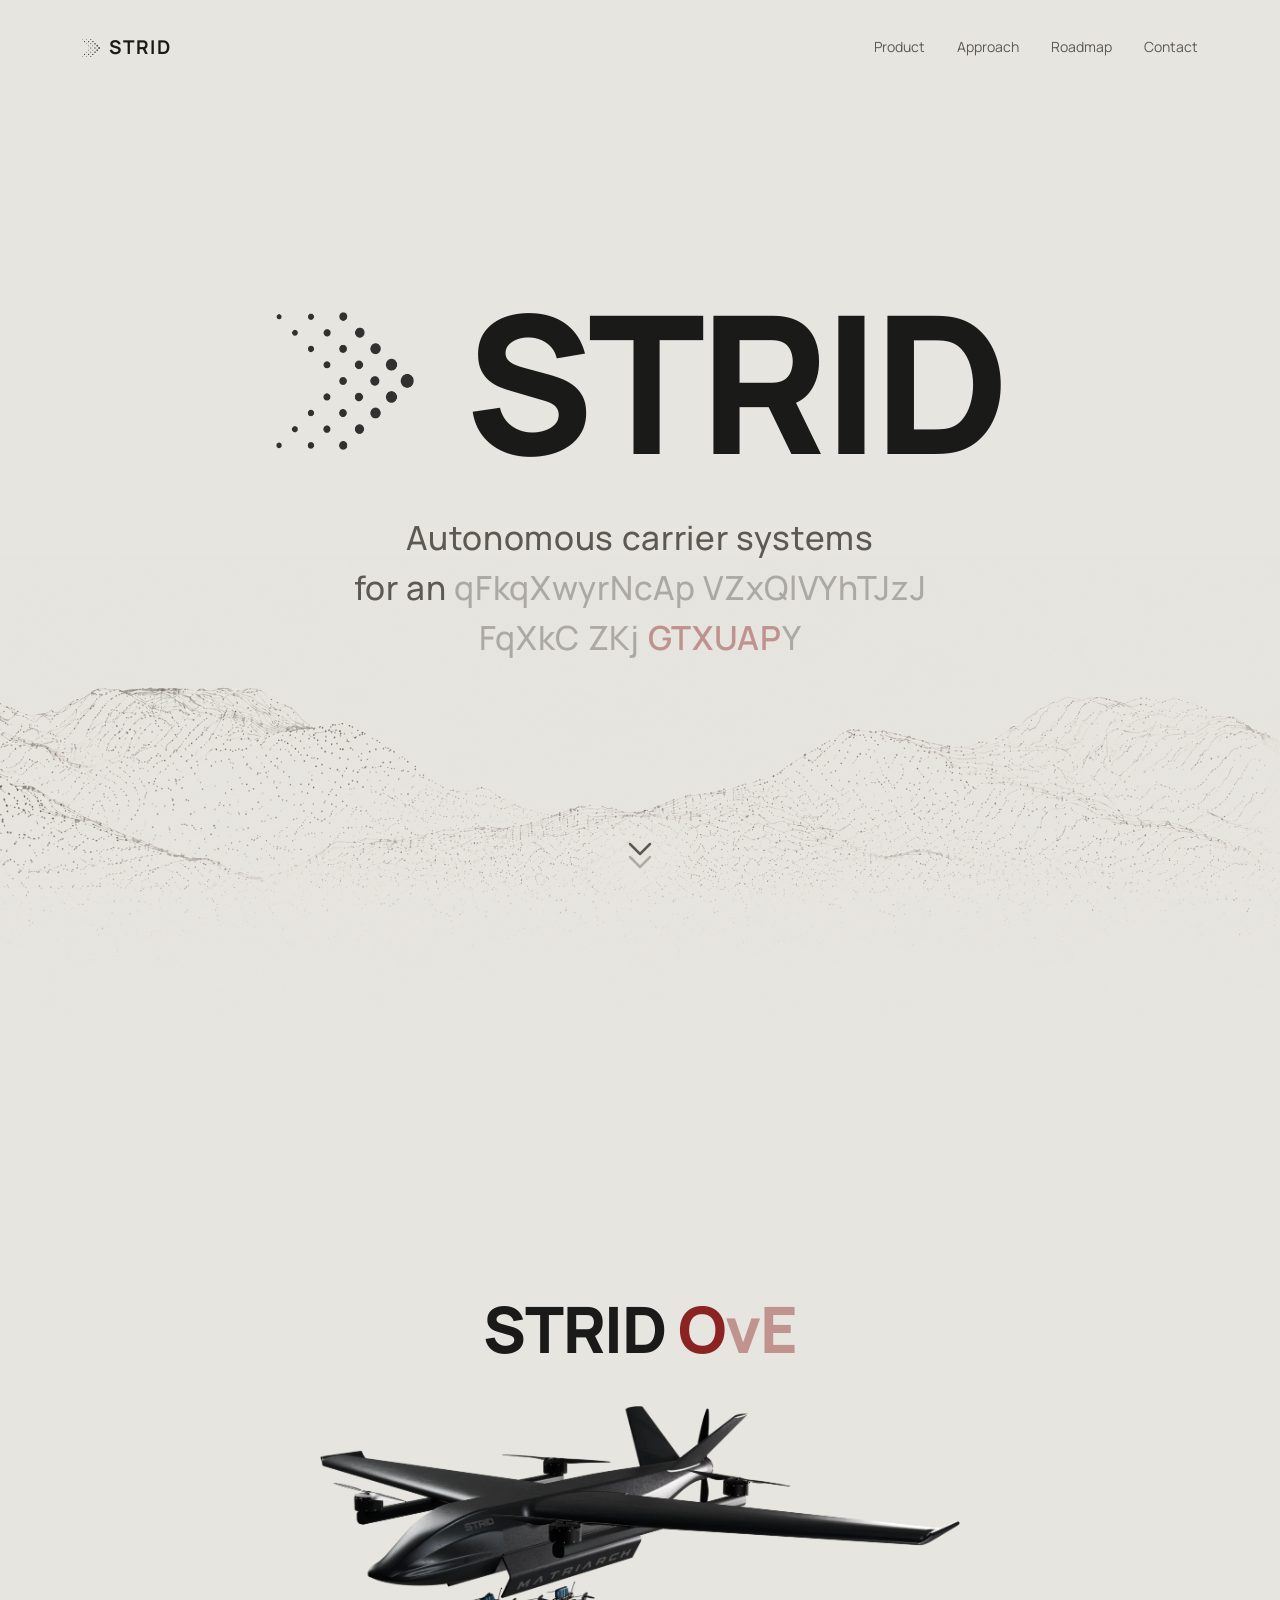
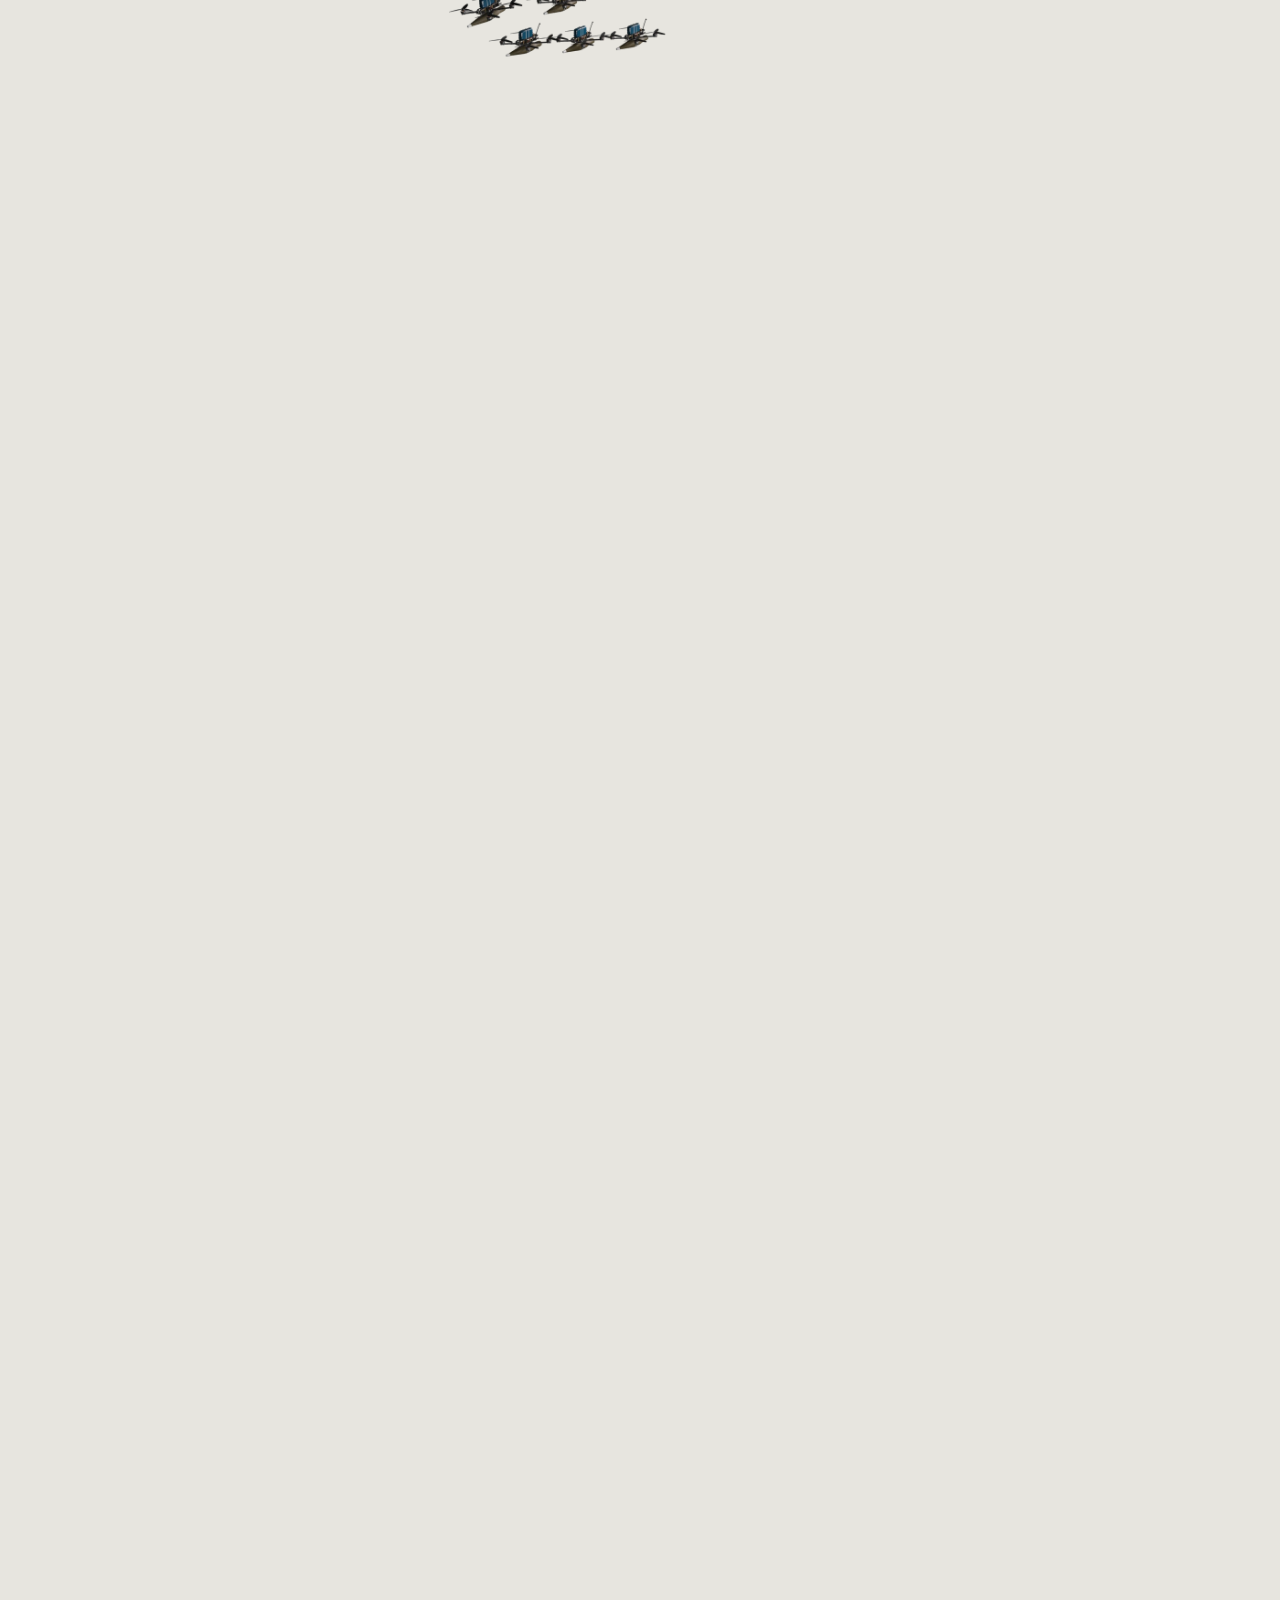
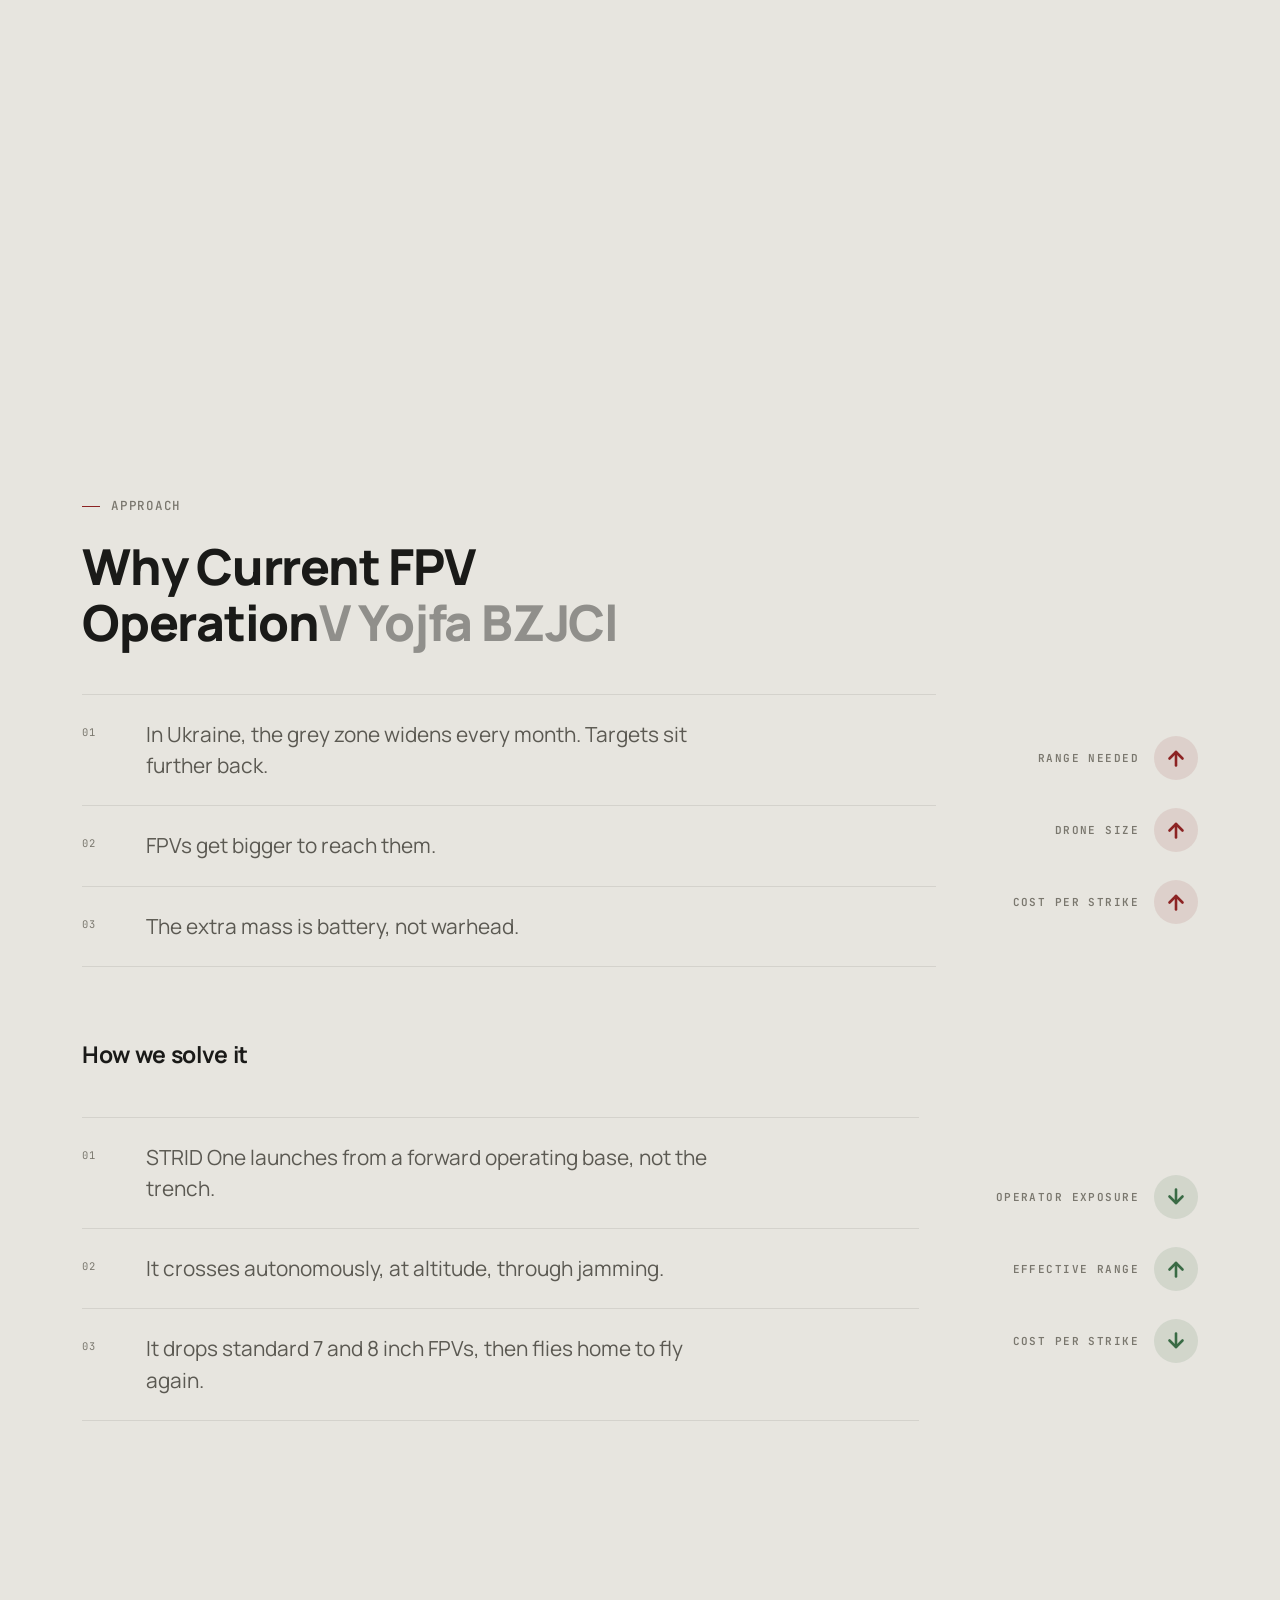
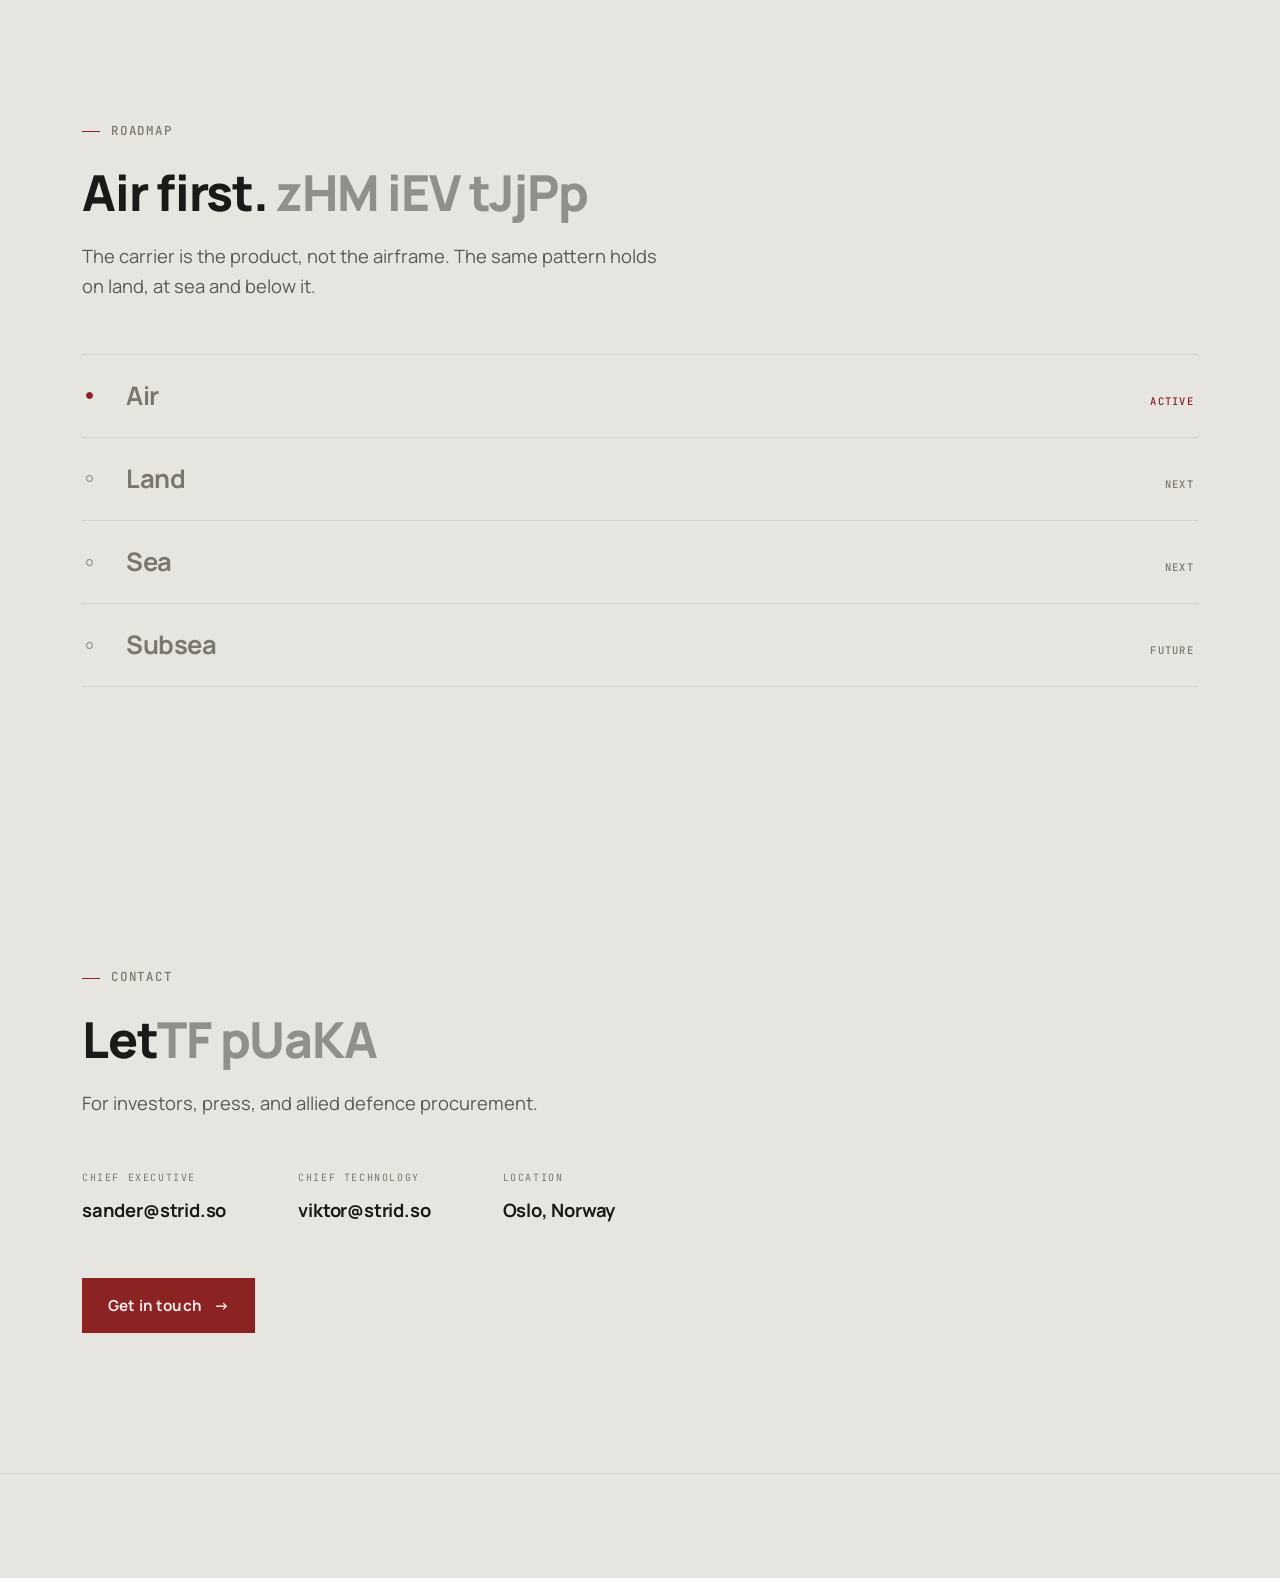
<file: index.html>
<!DOCTYPE html>
<html lang="en">
<head>
<meta charset="UTF-8" />
<meta name="viewport" content="width=device-width, initial-scale=1.0" />
<title>Strid — Concept preview</title>
<meta name="description" content="Strid — concept preview, not the live site." />
<link rel="preconnect" href="https://fonts.googleapis.com" />
<link rel="preconnect" href="https://fonts.gstatic.com" crossorigin />
<link href="https://fonts.googleapis.com/css2?family=Manrope:wght@500;600;700;800&family=JetBrains+Mono:wght@500;600&display=swap" rel="stylesheet" />
<link rel="icon" href="/favicon.ico" sizes="any" />
<link rel="icon" type="image/svg+xml" href="/favicon.svg" />
<link rel="icon" type="image/png" sizes="32x32" href="/favicon-32.png" />
<link rel="icon" type="image/png" sizes="16x16" href="/favicon-16.png" />
<link rel="apple-touch-icon" href="/apple-touch-icon.png" />
<link rel="stylesheet" href="styles.css" />
<style>
  /* The header is a real sibling of the sections (not nested in the hero),
     so it sticks for the whole page. Because it now sits above .hero-frame
     in normal flow rather than inside it, every viewport-relative height
     below has to subtract its height to land where the approved mockup did. */
  /* --positive is a new brand colour, added because the solution metrics
     need to read as favourable and the palette only had crimson. Muted and
     dark enough to sit beside #8C2323 without turning into a success toast. */
  :root { --nav-h: 95px; --positive: #3A6B45; }

  .exp-header {
    position: sticky;
    top: 0;
    z-index: 20;
    background: var(--bg);
  }
  .exp-nav {
    display: flex;
    justify-content: space-between;
    align-items: center;
    padding: 32px 0;
  }
  .exp-nav .logo-mark { width: 18px; height: 18px; }
  .exp-nav-links { display: flex; gap: 32px; font-size: 14px; }
  .exp-nav-links a {
    position: relative;
    color: var(--ink-dim);
    text-decoration: none;
    padding-bottom: 3px;
    transition: color 0.2s ease;
  }
  .exp-nav-links a::after {
    content: "";
    position: absolute;
    left: 0; right: 0; bottom: 0;
    height: 1px;
    background: var(--accent);
    transform: scaleX(0);
    transform-origin: left;
    transition: transform 0.28s cubic-bezier(.16,1,.3,1);
  }
  .exp-nav-links a:hover { color: var(--ink); }
  .exp-nav-links a:hover::after { transform: scaleX(1); }

  /* Still used by the active domain marker in the Doctrine list. */
  @keyframes status-pulse { 0%, 100% { opacity: 1; } 50% { opacity: 0.25; } }

  .scroll-progress {
    position: absolute;
    left: 0; bottom: -1px;
    height: 2px;
    width: 100%;
    background: var(--accent);
    transform: scaleX(0);
    transform-origin: left;
    z-index: 21;
  }

  /* Sticky header would otherwise sit on top of anchor targets. */
  #product, #approach, #roadmap, #contact { scroll-margin-top: 96px; }

  /* Ends exactly at the bottom of the visible screen, so the scroll-cue's
     bottom offset is measured against the viewport rather than against the
     taller .hero-frame — that's what keeps the cue on screen before scrolling. */
  .hero-viewport {
    position: relative;
    height: calc(100vh - var(--nav-h));
    z-index: 1;
  }
  /* 143px, not the nav height, is the empirically tuned offset that puts the
     giant type's optical centre on the screen's centre — simple box math is
     off here because of the display face's ascender/descender asymmetry. */
  .giant-hero {
    min-height: calc(100vh - 143px);
    display: flex;
    flex-direction: column;
    align-items: center;
    justify-content: center;
    text-align: center;
  }
  /* Taller than one screen on purpose — the extra height is what pushes the
     terrain (anchored to this box's bottom) further down, without touching
     the terrain's own crop or sizing. */
  /* The +116px is the previously approved +90px plus 26px — the ink width
     of the "I" in the wordmark at its full display size. */
  .hero-frame {
    position: relative;
    min-height: calc(100vh + 116px - var(--nav-h));
  }
  .giant-wordmark {
    display: flex;
    align-items: center;
    gap: clamp(24px, 4vw, 52px);
    margin-bottom: 28px;
    font-size: clamp(5rem, 15vw, 13rem);
  }
  .giant-wordmark .logo-mark {
    width: 0.72em;
    height: 0.72em;
    flex-shrink: 0;
  }
  .giant-wordmark h1 {
    font-size: 1em;
    font-weight: 800;
    letter-spacing: -0.03em;
    line-height: 1;
    white-space: nowrap;
  }
  .giant-sub {
    font-size: clamp(1.5rem, 2.6vw, 2.1rem);
    font-weight: 500;
    letter-spacing: 0.02em;
    color: var(--ink-dim);
    line-height: 1.5;
    margin-top: 8px;
  }
  .a-accent { color: var(--accent); }
  .giant-sub .a-accent { font-weight: 600; }
  /* Hard line breaks, each set nowrap: scrambled glyphs are not the same
     width as the real ones, so free-flowing text would re-wrap on every
     frame. Fixed lines can only overflow symmetrically, which is invisible
     on centred text. */
  .sub-line { display: block; white-space: nowrap; }

  /* ---- Decrypt text effect ---- */
  /* No reduced-motion override here on purpose: the decrypt is the one
     effect that runs for every visitor. See the note in the script. */
  .dt-ch { opacity: 1; transition: opacity 0.18s linear; }
  .dt-ch.is-enc { opacity: 0.42; }

  .scroll-cue {
    position: absolute;
    z-index: 1;
    bottom: 29px;
    left: 0;
    right: 0;
    display: flex;
    flex-direction: column;
    align-items: center;
  }
  /* Local clearing in the terrain so the cue reads against the flat page
     colour instead of competing with the point-cloud texture behind it.
     Sits inside the cue's own stacking context: above the terrain, below
     the label and chevrons. */
  .scroll-cue::before {
    content: "";
    position: absolute;
    left: 50%;
    top: 50%;
    width: 128px;
    height: 86px;
    transform: translate(-50%, -50%);
    background: radial-gradient(
      ellipse at center,
      rgba(231, 229, 223, 0.82) 0%,
      rgba(231, 229, 223, 0.5) 45%,
      rgba(231, 229, 223, 0) 75%
    );
    z-index: -1;
    pointer-events: none;
  }
  .scroll-cue-chevrons {
    display: flex;
    flex-direction: column;
    align-items: center;
    gap: 1px;
    animation: scroll-cue-bob 2.2s ease-in-out infinite;
    /* Own layer: without this the radial gradient sitting behind the arrows is
       repainted on every frame of the bob. */
    will-change: transform;
  }
  .scroll-cue-chevrons svg { width: 24px; height: 16px; color: var(--ink-dim); }
  .scroll-cue-chevrons svg:last-child { opacity: 0.4; margin-top: -4px; }
  /* Only the arrows bob — a moving halo would make the terrain behind it
     visibly breathe. */
  @keyframes scroll-cue-bob {
    0%, 100% { transform: translateY(0); }
    50% { transform: translateY(5px); }
  }
  .hero-terrain {
    position: absolute;
    left: 0;
    right: 0;
    bottom: 0;
    height: 460px;
    overflow: hidden;
    pointer-events: none;
    z-index: 0;
    /* Promotes the ridge to its own layer so the scroll parallax moves an
       existing texture instead of repainting the image every frame. */
    will-change: transform;
  }
  .hero-terrain img {
    width: 100%;
    height: 100%;
    object-fit: cover;
    object-position: bottom center;
    display: block;
  }
  @media (max-width: 720px) {
    /* Taller crop so the ridge climbs toward the type instead of sitting as a
       thin strip at the bottom of an empty screen. A taller box also means the
       cover scale is driven by height rather than width, so the range is
       rendered larger rather than just revealing more empty sky. */
    .hero-terrain { height: 340px; }
    /* Larger than it looks: --nav-h is a rounded 60px here while the real
       header is ~71px, so .hero-viewport overshoots the screen bottom by
       ~11px. This keeps the arrows clear of a phone's bottom browser bar. */
    .scroll-cue { bottom: 40px; }
    .scroll-cue::before { width: 112px; height: 76px; }
    /* The links are non-functional placeholders in this mockup and there
       isn't room for them beside the wordmark — drop them rather than let
       them overrun the logo. */
    .exp-nav-links { display: none; }
    .exp-nav { padding: 20px 0; }
    :root { --nav-h: 60px; }

    /* Sit the wordmark higher than dead centre and pull the ridge up with it,
       so the mountains are on screen the moment the page opens instead of
       waiting below the fold. Desktop keeps its own tuned values — none of
       this leaves the media query.

       Each pair declares vh first and svh second on purpose. iOS Safari's vh
       is the height with the browser chrome *hidden*, so anything anchored to
       it starts lower than the part you can actually see on load; svh is the
       visible height. Browsers without svh simply keep the vh line. */
    .hero-viewport { height: calc(100vh - var(--nav-h)); }
    .hero-viewport { height: calc(100svh - var(--nav-h)); }

    .giant-hero { min-height: calc(100vh - 300px); }
    .giant-hero { min-height: calc(100svh - 300px); }

    .hero-frame { min-height: calc(100vh - 30px); }
    .hero-frame { min-height: calc(100svh - 30px); }

    /* Lift the ridge with its own offset rather than by shrinking .hero-frame.
       Past a point the frame's min-height falls below its content height
       (.hero-viewport) and stops controlling anything, so the terrain would
       just stop moving. */
    .hero-terrain { bottom: 40px; }

    /* Scale up inside the crop rather than growing the box, so the container
       height the layout is tuned against stays fixed. Anchored to the bottom
       so the enlarged view stays on the dense part of the ridge instead of
       drifting into the faded tail. */
    .hero-terrain img {
      transform: scale(1.4);
      transform-origin: bottom center;
    }
  }

  /* ---- Product: pinned scroll-driven sequence ---- */
  .product-pin {
    position: relative;
    height: 280vh;
  }
  .product-sticky {
    position: sticky;
    top: 0;
    height: 100vh;
    overflow: hidden;
    display: flex;
    align-items: center;
  }
  .product-stage {
    position: relative;
    width: 100%;
  }
  .product-heading {
    font-size: clamp(2.4rem, 5vw, 4rem);
    font-weight: 800;
    letter-spacing: -0.02em;
    text-align: center;
    margin-bottom: 8px;
    opacity: 0;
    transform: translateY(16px);
    transition: opacity 0.9s cubic-bezier(.16,1,.3,1), transform 0.9s cubic-bezier(.16,1,.3,1);
  }
  .product-heading.is-visible { opacity: 1; transform: translateY(0); }

  /* Fades and slides up together in one quick move. The longer travel is what
     makes it read as arriving rather than appearing. */
  .product-visual {
    margin-top: 24px;
    opacity: 0;
    transform: translateY(70px);
    transition: opacity 0.8s cubic-bezier(.16,1,.3,1),
                transform 0.8s cubic-bezier(.16,1,.3,1);
    will-change: transform, opacity;
  }
  .product-visual.is-visible { opacity: 1; transform: none; }
  /* height:auto is load-bearing, not tidiness. The width and height attributes
     on the <img> are there for the aspect ratio, which stops the section
     jumping while the render decodes -- but they also land as presentational
     hints for the CSS width and height properties. The phone rule below
     overrides width and says nothing about height, so the height attribute
     stayed in force: the box came out 335 wide by 252 tall against a picture
     that is 2.55:1, and object-fit defaults to fill, so the aircraft was
     squeezed sideways. Any img given those attributes needs this. */
  .product-plane {
    display: block;
    max-width: 640px;
    width: 100%;
    height: auto;
    margin: 0 auto;
    will-change: transform;
  }

  /* Spec sheet: label and value share a baseline on one row, so it reads as
     a datasheet rather than a stack of captions. */
  .product-specs {
    position: absolute;
    left: 0;
    top: 50%;
    transform: translateY(-50%);
    width: min(340px, 32%);
    opacity: 0;
    transition: opacity 0.6s ease;
    pointer-events: none;
  }
  .spec-title {
    display: block;
    font-family: var(--mono);
    font-size: 10px;
    font-weight: 600;
    letter-spacing: 0.18em;
    text-transform: uppercase;
    color: var(--ink-faint);
    padding-bottom: 11px;
    border-bottom: 1px solid var(--line-strong);
  }
  .spec-row {
    display: flex;
    align-items: baseline;
    justify-content: space-between;
    gap: 18px;
    padding: 14px 0;
    border-bottom: 1px solid var(--line);
  }
  .spec-k {
    font-family: var(--mono);
    font-size: 10.5px;
    letter-spacing: 0.1em;
    text-transform: uppercase;
    color: var(--ink-faint);
    white-space: nowrap;
  }
  .spec-v {
    font-size: 1.06rem;
    font-weight: 700;
    letter-spacing: -0.01em;
    text-align: right;
    white-space: nowrap;
  }

  /* ---- Problem/solution section ---- */
  .problem-section {
    padding: 160px 0;
  }
  .problem-section .eyebrow { display: block; margin-bottom: 22px; }
  .problem-heading {
    font-size: clamp(1.9rem, 4vw, 3.1rem);
    font-weight: 800;
    letter-spacing: -0.025em;
    line-height: 1.12;
    margin: 0 0 32px;
  }
  .problem-heading .dt-line { display: block; white-space: nowrap; }

  /* Numbered points. The numbering is real here: each block is an argument
     that only works read in order, premise then consequence then result. */
  /* Points on the left, metrics as one standalone group on the right. The
     rules belong to the list, so they stop at the text column instead of
     running under the metrics. */
  .argument {
    display: grid;
    grid-template-columns: minmax(0, 1fr) auto;
    gap: 0 clamp(36px, 6vw, 88px);
    align-items: center;
    margin-top: 44px;
  }
  .point-list {
    list-style: none;
    margin: 0;
    padding: 0;
    border-top: 1px solid var(--line);
  }
  .point {
    display: grid;
    grid-template-columns: 44px minmax(0, 1fr);
    gap: 20px;
    align-items: start;
    padding: 24px 0;
    border-bottom: 1px solid var(--line);
  }
  .point-num {
    padding-top: 5px;
    font-family: var(--mono);
    font-size: 10.5px;
    letter-spacing: 0.14em;
    color: var(--ink-faint);
  }
  .point-text {
    margin: 0;
    font-size: clamp(1.05rem, 1.7vw, 1.3rem);
    line-height: 1.5;
    color: var(--ink-dim);
    max-width: 44ch;
  }

  .metric-group {
    display: flex;
    flex-direction: column;
    gap: 28px;
  }
  .metric {
    display: inline-flex;
    align-items: center;
    justify-content: flex-end;
    gap: 15px;
    white-space: nowrap;
  }
  .metric-k {
    font-family: var(--mono);
    font-size: 11px;
    font-weight: 600;
    letter-spacing: 0.13em;
    text-transform: uppercase;
    color: var(--ink-faint);
  }
  .metric-icon {
    display: inline-flex;
    align-items: center;
    justify-content: center;
    width: 44px;
    height: 44px;
    border-radius: 50%;
    flex-shrink: 0;
  }
  .metric-icon svg {
    width: 24px;
    height: 24px;
    fill: none;
    stroke: currentColor;
    stroke-width: 2.6;
    stroke-linecap: round;
    stroke-linejoin: round;
  }
  .metric-icon.dir-down svg { transform: rotate(180deg); }
  /* Colour encodes whether the number moves for you or against you, not which
     way the arrow points: effective range going up is good, drone size going
     up is not. So the problem block is crimson throughout and the solution
     block green throughout, whatever the direction. */
  .metric-icon.tone-bad  { color: var(--accent);   background: rgba(140, 35, 35, 0.10); }
  .metric-icon.tone-good { color: var(--positive); background: rgba(58, 107, 69, 0.12); }

  .sub-heading {
    margin: 68px 0 0;
    font-size: clamp(1.15rem, 1.8vw, 1.45rem);
    font-weight: 700;
    letter-spacing: -0.015em;
  }

  /* ---- Shared section furniture ---- */
  /* A short accent rule turns the eyebrow into a system rather than the
     red appearing twice on the page by coincidence. */
  .eyebrow::before {
    content: "";
    display: inline-block;
    width: 18px;
    height: 1px;
    margin-right: 11px;
    vertical-align: middle;
    background: var(--accent);
  }
  .section-heading {
    font-size: clamp(1.9rem, 4vw, 3.1rem);
    font-weight: 800;
    letter-spacing: -0.025em;
    line-height: 1.12;
    margin: 22px 0 20px;
  }
  .section-lead {
    font-size: clamp(1rem, 1.5vw, 1.15rem);
    line-height: 1.65;
    color: var(--ink-dim);
    max-width: 54ch;
    margin: 0 0 52px;
  }

  [data-reveal] {
    opacity: 0;
    transform: translateY(16px);
    transition: opacity 0.8s cubic-bezier(.16,1,.3,1), transform 0.8s cubic-bezier(.16,1,.3,1);
  }
  [data-reveal].is-in { opacity: 1; transform: translateY(0); }

  /* ---- Doctrine ---- */
  .roadmap-section, .contact-section { padding: 140px 0; }
  .domain-list { border-top: 1px solid var(--line); }
  .domain-row {
    display: grid;
    grid-template-columns: 22px 1fr auto;
    align-items: baseline;
    gap: 18px;
    padding: 20px 4px;
    border-bottom: 1px solid var(--line);
    transition: background 0.25s ease, padding-left 0.25s ease,
                opacity 0.8s cubic-bezier(.16,1,.3,1), transform 0.8s cubic-bezier(.16,1,.3,1);
  }
  .domain-row:hover { background: rgba(26, 26, 24, 0.025); padding-left: 12px; }
  .domain-mark {
    width: 7px; height: 7px;
    border-radius: 50%;
    border: 1px solid var(--ink-faint);
    align-self: center;
  }
  .domain-row.is-active .domain-mark {
    background: var(--accent);
    border-color: var(--accent);
    animation: status-pulse 2.8s ease-in-out infinite;
  }
  .domain-name { font-size: clamp(1.2rem, 2.2vw, 1.6rem); font-weight: 700; letter-spacing: -0.015em; }
  .domain-status {
    font-family: var(--mono);
    font-size: 10.5px;
    letter-spacing: 0.12em;
    text-transform: uppercase;
    color: var(--ink-faint);
  }
  .domain-row.is-active .domain-status { color: var(--accent); }

  /* ---- Contact ---- */
  .contact-fields { display: flex; flex-wrap: wrap; gap: 28px 72px; margin-bottom: 52px; }
  .field { display: flex; flex-direction: column; gap: 8px; }
  .field-k {
    font-family: var(--mono);
    font-size: 10px;
    letter-spacing: 0.16em;
    text-transform: uppercase;
    color: var(--ink-faint);
  }
  .field-v {
    font-size: 1.15rem;
    font-weight: 700;
    letter-spacing: -0.01em;
    color: var(--ink);
    text-decoration: none;
    border-bottom: 1px solid transparent;
    transition: border-color 0.22s ease, color 0.22s ease;
  }
  a.field-v:hover { color: var(--accent); border-bottom-color: var(--accent); }

  .cta {
    display: inline-flex;
    align-items: center;
    gap: 12px;
    padding: 15px 26px;
    background: var(--accent);
    color: var(--on-accent);
    font-size: 0.95rem;
    font-weight: 700;
    letter-spacing: 0.01em;
    text-decoration: none;
    transition: transform 0.22s cubic-bezier(.16,1,.3,1), box-shadow 0.22s ease,
                opacity 0.8s cubic-bezier(.16,1,.3,1);
  }
  .cta:hover {
    transform: translateY(-2px);
    box-shadow: 0 10px 24px rgba(140, 35, 35, 0.22);
  }
  .cta:active { transform: translateY(0); }
  .cta-arrow { transition: transform 0.22s cubic-bezier(.16,1,.3,1); }
  .cta:hover .cta-arrow { transform: translateX(4px); }

  /* ---- Footer ---- */
  .site-footer { border-top: 1px solid var(--line); padding: 34px 0 44px; }
  .footer-inner {
    display: flex;
    flex-wrap: wrap;
    align-items: center;
    justify-content: space-between;
    gap: 18px 32px;
  }
  .footer-brand {
    display: inline-flex;
    align-items: center;
    gap: 9px;
    font-weight: 800;
    letter-spacing: 0.02em;
    text-decoration: none;
    color: var(--ink);
  }
  .footer-brand .logo-mark { width: 15px; height: 15px; }
  .footer-links { display: flex; gap: 26px; }
  .footer-links a {
    font-size: 13px;
    color: var(--ink-dim);
    text-decoration: none;
    transition: color 0.2s ease;
  }
  .footer-links a:hover { color: var(--accent); }
  .footer-copy {
    font-family: var(--mono);
    font-size: 10.5px;
    letter-spacing: 0.1em;
    color: var(--ink-faint);
  }

  @media (max-width: 720px) {
    /* Stack the sheet under the aircraft — there is no room beside it, and
       the horizontal slide is disabled at this width anyway. */
    .product-specs {
      position: static;
      transform: none;
      width: 100%;
      margin-top: 28px;
    }
    .problem-heading .dt-line { white-space: normal; }
    .sub-line { white-space: normal; }
    /* Metrics drop below the whole list and sit as one row of three, rather
       than each pairing with a point. */
    .argument { grid-template-columns: 1fr; gap: 0; }
    .point { grid-template-columns: 32px minmax(0, 1fr); gap: 14px; }
    .metric-group {
      flex-direction: row;
      justify-content: space-between;
      gap: 10px;
      margin-top: 30px;
    }
    .metric {
      /* reverse so the icon leads and the label reads underneath it */
      flex: 1 1 0;
      flex-direction: column-reverse;
      align-items: center;
      justify-content: flex-end;
      gap: 11px;
      white-space: normal;
      text-align: center;
    }
    .metric-k { font-size: 9.5px; letter-spacing: 0.09em; }
    .metric-icon { width: 40px; height: 40px; }
    .metric-icon svg { width: 22px; height: 22px; }

    /* Pinned on phones so the page holds still while the spec rows count in.
       Measured in svh, not vh: the earlier jumping was vh being recomputed as
       iOS Safari's address bar collapses, which resized the sticky stage mid
       scroll. svh is the small viewport and does not move. 200svh is short
       enough that the hold never feels like dead scrolling. */
    .product-pin { height: 200vh; }
    .product-pin { height: 200svh; }
    .product-sticky {
      position: sticky;
      top: 0;
      overflow: hidden;
      display: flex;
      align-items: center;
      height: 100vh;
    }
    .product-sticky { height: 100svh; }
    .product-specs { opacity: 1; }
    /* The stage is one screen tall and clips what does not fit. The current
       render is a taller format than the one this was first sized against, so
       the block has to be tightened or the heading and the last spec row get
       cut off on short phones. */
    /* The sticky header is opaque and sits over the top of the stage, so
       without this the heading is drawn underneath it. Centring happens in the
       space that is left. */
    /* 80px, not var(--nav-h): that variable is a rounded 60px here while the
       real header measures ~71px, which left the heading almost touching it. */
    .product-sticky { padding-top: 80px; }
    .product-heading { margin-bottom: 2px; }
    .product-visual { margin-top: 12px; }
    .product-plane { width: auto; max-width: 100%; max-height: 28svh; }
    .spec-title { padding-bottom: 8px; }
    .spec-row { padding: 10px 0; }
    .spec-title, .spec-row {
      opacity: 0;
      transform: translateY(22px);
      transition: opacity 0.95s cubic-bezier(.16,1,.3,1), transform 0.95s cubic-bezier(.16,1,.3,1);
    }
    .spec-title.is-in, .spec-row.is-in { opacity: 1; transform: none; }
    .roadmap-section, .contact-section { padding: 96px 0; }
    .contact-fields { gap: 24px 40px; }
    .footer-inner { flex-direction: column; align-items: flex-start; }
  }

  /* Small phones only. Squeezing the render and the rows for everyone to suit
     the shortest screen would waste the space a normal handset has, so the
     tightening is gated on viewport height rather than width. */
  @media (max-width: 720px) and (max-height: 620px) {
    .product-plane { max-height: 18svh; }
    .spec-row { padding: 4px 0; }
    .spec-title { padding-bottom: 5px; }
    .product-visual { margin-top: 6px; }
    .product-heading { font-size: clamp(1.5rem, 6.5vw, 2.1rem); }
  }
</style>
</head>
<body>

<div class="noise" aria-hidden="true"></div>

<header class="exp-header">
  <div class="wrap">
    <div class="exp-nav">
      <a href="#top" class="logo">
        <img src="assets/logo-mark.png" class="logo-mark" alt="" />
        STRID
      </a>
      <nav class="exp-nav-links">
        <a href="#product">Product</a>
        <a href="#approach">Approach</a>
        <a href="#roadmap">Roadmap</a>
        <a href="#contact">Contact</a>
      </nav>
    </div>
  </div>
  <span class="scroll-progress" id="scrollProgress" aria-hidden="true"></span>
</header>

<section class="hero-frame">
  <div class="hero-terrain" aria-hidden="true">
    <img src="assets/terrain.webp" alt="" />
  </div>
  <div class="hero-viewport">
    <div class="wrap">
      <div class="giant-hero">
        <div class="giant-wordmark">
          <img src="assets/logo-mark.png" class="logo-mark" alt="" />
          <h1>STRID</h1>
        </div>
        <!-- Three lines, not two, and the breaks are measured rather than chosen.
             .sub-line is nowrap (see the rule) so a line cannot re-wrap under
             the scramble, which means it overflows instead if it is too long.
             Set as one line this reads 981px against a 1116px column at full
             size -- fine there, but the type stops shrinking at the 1.5rem
             floor while the column keeps going, so it spills between roughly
             740 and 780px of viewport. Broken here the longest line is 509px
             and there is no width at which it does not fit. Both breaks fall on
             phrase boundaries. -->
        <p class="giant-sub"><span class="sub-line">Autonomous carrier systems</span><span class="sub-line">for an everchanging battlefield.</span><span class="sub-line">Built for <span class="a-accent">Europe</span>.</span></p>
      </div>
    </div>
    <div class="scroll-cue" aria-hidden="true">
      <div class="scroll-cue-chevrons">
        <svg viewBox="0 0 24 16" fill="none"><path d="M2 2L12 12L22 2" stroke="currentColor" stroke-width="2.5" stroke-linecap="round" stroke-linejoin="round"/></svg>
        <svg viewBox="0 0 24 16" fill="none"><path d="M2 2L12 12L22 2" stroke="currentColor" stroke-width="2.5" stroke-linecap="round" stroke-linejoin="round"/></svg>
      </div>
    </div>
  </div>
</section>

<section class="product-pin" id="product">
  <div class="product-sticky">
    <div class="wrap product-stage">
      <h2 class="product-heading">STRID <span class="a-accent">One</span></h2>
      <div class="product-visual">
        <img src="assets/matriarch-one.webp" class="product-plane" width="1400" height="548"
             alt="Matriarch ONE seen from above, releasing five FPV drones from its bay." />
      </div>
      <div class="product-specs">
        <span class="spec-title">Specifications</span>
        <div class="spec-row"><span class="spec-k">Range</span><span class="spec-v">100 km out, 100 km home</span></div>
        <div class="spec-row"><span class="spec-k">Magazine</span><span class="spec-v">5 FPVs w/ warhead</span></div>
        <div class="spec-row"><span class="spec-k">Wingspan</span><span class="spec-v">5 m</span></div>
        <div class="spec-row"><span class="spec-k">Propulsion</span><span class="spec-v">Electric</span></div>
        <div class="spec-row"><span class="spec-k">Launch</span><span class="spec-v">VTOL</span></div>
        <div class="spec-row"><span class="spec-k">Status</span><span class="spec-v">In development</span></div>
      </div>
    </div>
  </div>
</section>

<section class="problem-section" id="approach">
  <div class="wrap">
    <span class="eyebrow" data-reveal>Approach</span>
    <h2 class="problem-heading"><span class="dt-line">Why Current FPV</span><span class="dt-line">Operations Don't Scale</span></h2>

    <div class="argument">
      <ol class="point-list">
        <li class="point" data-reveal>
          <span class="point-num">01</span>
          <p class="point-text">In Ukraine, the grey zone widens every month. Targets sit further back.</p>
        </li>
        <li class="point" data-reveal>
          <span class="point-num">02</span>
          <p class="point-text">FPVs get bigger to reach them.</p>
        </li>
        <li class="point" data-reveal>
          <span class="point-num">03</span>
          <p class="point-text">The extra mass is battery, not warhead.</p>
        </li>
      </ol>
      <div class="metric-group">
        <span class="metric" data-reveal>
          <span class="metric-k">Range needed</span>
          <span class="metric-icon dir-up tone-bad"><svg viewBox="0 0 24 24" aria-hidden="true"><path d="M12 19.5V6"/><path d="M5.5 12.5L12 6L18.5 12.5"/></svg></span>
        </span>
        <span class="metric" data-reveal>
          <span class="metric-k">Drone size</span>
          <span class="metric-icon dir-up tone-bad"><svg viewBox="0 0 24 24" aria-hidden="true"><path d="M12 19.5V6"/><path d="M5.5 12.5L12 6L18.5 12.5"/></svg></span>
        </span>
        <span class="metric" data-reveal>
          <span class="metric-k">Cost per strike</span>
          <span class="metric-icon dir-up tone-bad"><svg viewBox="0 0 24 24" aria-hidden="true"><path d="M12 19.5V6"/><path d="M5.5 12.5L12 6L18.5 12.5"/></svg></span>
        </span>
      </div>
    </div>

    <h3 class="sub-heading" data-reveal>How we solve it</h3>

    <div class="argument">
      <ol class="point-list">
        <li class="point" data-reveal>
          <span class="point-num">01</span>
          <p class="point-text">STRID One launches from a forward operating base, not the trench.</p>
        </li>
        <li class="point" data-reveal>
          <span class="point-num">02</span>
          <p class="point-text">It crosses autonomously, at altitude, through jamming.</p>
        </li>
        <li class="point" data-reveal>
          <span class="point-num">03</span>
          <p class="point-text">It drops standard 7 and 8 inch FPVs, then flies home to fly again.</p>
        </li>
      </ol>
      <div class="metric-group">
        <span class="metric" data-reveal>
          <span class="metric-k">Operator exposure</span>
          <span class="metric-icon dir-down tone-good"><svg viewBox="0 0 24 24" aria-hidden="true"><path d="M12 19.5V6"/><path d="M5.5 12.5L12 6L18.5 12.5"/></svg></span>
        </span>
        <span class="metric" data-reveal>
          <span class="metric-k">Effective range</span>
          <span class="metric-icon dir-up tone-good"><svg viewBox="0 0 24 24" aria-hidden="true"><path d="M12 19.5V6"/><path d="M5.5 12.5L12 6L18.5 12.5"/></svg></span>
        </span>
        <span class="metric" data-reveal>
          <span class="metric-k">Cost per strike</span>
          <span class="metric-icon dir-down tone-good"><svg viewBox="0 0 24 24" aria-hidden="true"><path d="M12 19.5V6"/><path d="M5.5 12.5L12 6L18.5 12.5"/></svg></span>
        </span>
      </div>
    </div>
  </div>
</section>

<section class="roadmap-section" id="roadmap">
  <div class="wrap">
    <span class="eyebrow" data-reveal>Roadmap</span>
    <h2 class="section-heading" data-decrypt>Air first. Not air only.</h2>
    <p class="section-lead" data-reveal>The carrier is the product, not the airframe. The same pattern holds on land, at sea and below it.</p>

    <div class="domain-list">
      <div class="domain-row is-active" data-reveal>
        <span class="domain-mark" aria-hidden="true"></span>
        <span class="domain-name">Air</span>
        <span class="domain-status">Active</span>
      </div>
      <div class="domain-row" data-reveal>
        <span class="domain-mark" aria-hidden="true"></span>
        <span class="domain-name">Land</span>
        <span class="domain-status">Next</span>
      </div>
      <div class="domain-row" data-reveal>
        <span class="domain-mark" aria-hidden="true"></span>
        <span class="domain-name">Sea</span>
        <span class="domain-status">Next</span>
      </div>
      <div class="domain-row" data-reveal>
        <span class="domain-mark" aria-hidden="true"></span>
        <span class="domain-name">Subsea</span>
        <span class="domain-status">Future</span>
      </div>
    </div>
  </div>
</section>

<section class="contact-section" id="contact">
  <div class="wrap">
    <span class="eyebrow" data-reveal>Contact</span>
    <h2 class="section-heading" data-decrypt>Let's talk.</h2>
    <p class="section-lead" data-reveal>For investors, press, and allied defence procurement.</p>

    <div class="contact-fields">
      <div class="field" data-reveal>
        <span class="field-k">Chief executive</span>
        <a class="field-v" href="mailto:sander@strid.so">sander@strid.so</a>
      </div>
      <div class="field" data-reveal>
        <span class="field-k">Chief technology</span>
        <a class="field-v" href="mailto:viktor@strid.so">viktor@strid.so</a>
      </div>
      <div class="field" data-reveal>
        <span class="field-k">Location</span>
        <span class="field-v">Oslo, Norway</span>
      </div>
    </div>

    <a class="cta" href="mailto:sander@strid.so" data-reveal>
      Get in touch <span class="cta-arrow" aria-hidden="true">→</span>
    </a>
  </div>
</section>

<footer class="site-footer">
  <div class="wrap footer-inner">
    <a href="#top" class="footer-brand" data-reveal>
      <img src="assets/logo-mark.png" class="logo-mark" alt="" />
      STRID
    </a>
    <nav class="footer-links" data-reveal>
      <a href="#product">Product</a>
      <a href="#approach">Approach</a>
      <a href="#roadmap">Roadmap</a>
      <a href="#contact">Contact</a>
    </nav>
    <span class="footer-copy" data-reveal>© 2026 Strid, Oslo, Norway</span>
  </div>
</footer>

<script>
  (function () {
    // Every animation on this page runs for every visitor, regardless of the
    // device's Reduce Motion setting. Deliberate product decision: the site is
    // judged on the motion, and accessibility complaints will be handled as
    // they come in rather than pre-emptively.
    const mobileQuery = window.matchMedia('(max-width: 720px)');

    // Land at the top on reload. Browsers restore the previous scroll position
    // by default, which drops you into the middle of a page whose entrance
    // animations have all already fired.
    if ('scrollRestoration' in history) history.scrollRestoration = 'manual';
    window.addEventListener('load', () => window.scrollTo(0, 0));

    /* ==================================================================
       Decrypt text effect.

       This is a port of React Bits' <DecryptedText />. The page is a single
       static file with no build step, so pulling in React + ReactDOM +
       motion (plus a JSX transform) to scramble four headings would cost
       ~200KB and a toolchain for one effect. Same behaviour, no runtime.

       One deliberate change: the original reveals a character per tick, so
       the scramble rate and the reveal rate are the same number. Short
       strings like "STRID" therefore finish in five frames. Here the two are
       separate — repaint stays fast and smooth, revealInterval controls
       pacing — so a five-character word can still take a full second.
       ================================================================== */

    const UPPER = 'ABCDEFGHIJKLMNOPQRSTUVWXYZ0123456789'.split('');
    const LETTERS = 'ABCDEFGHIJKLMNOPQRSTUVWXYZabcdefghijklmnopqrstuvwxyz'.split('');

    // Wrap every non-space character in its own span, keeping existing inline
    // markup (the accent span) intact.
    function splitChars(root) {
      const slots = [];
      (function walk(node) {
        const kids = Array.prototype.slice.call(node.childNodes);
        kids.forEach((child) => {
          if (child.nodeType === 3) {
            const text = child.nodeValue.replace(/\s+/g, ' ');
            if (!text) { node.removeChild(child); return; }
            const frag = document.createDocumentFragment();
            for (let i = 0; i < text.length; i++) {
              const ch = text.charAt(i);
              if (ch === ' ') { frag.appendChild(document.createTextNode(' ')); continue; }
              const span = document.createElement('span');
              span.className = 'dt-ch';
              span.textContent = ch;
              frag.appendChild(span);
              // Keep the text node itself: writing nodeValue on every frame is
              // markedly cheaper than textContent, which tears down and rebuilds
              // the node each time.
              slots.push({ el: span, node: span.firstChild, ch });
            }
            node.replaceChild(frag, child);
          } else if (child.nodeType === 1) {
            walk(child);
          }
        });
      })(root);
      return slots;
    }

    function computeOrder(len, direction) {
      const order = [];
      if (len <= 0) return order;
      if (direction === 'end') {
        for (let i = len - 1; i >= 0; i--) order.push(i);
        return order;
      }
      if (direction === 'center') {
        const middle = Math.floor(len / 2);
        let offset = 0;
        while (order.length < len) {
          const idx = offset % 2 === 0 ? middle + offset / 2 : middle - Math.ceil(offset / 2);
          if (idx >= 0 && idx < len) order.push(idx);
          offset++;
        }
        return order.slice(0, len);
      }
      for (let i = 0; i < len; i++) order.push(i);
      return order;
    }

    function setupDecrypt(el, config) {
      if (!el) return null;
      const opts = Object.assign({
        speed: 40,
        revealInterval: 1,
        revealDirection: 'start',
        characters: LETTERS,
        lockWidth: false
      }, config);

      let releaseWidth = null;
      const slots = splitChars(el);
      const alphabet = opts.characters;
      const order = computeOrder(slots.length, opts.revealDirection);
      const revealed = new Set();
      const alphabetLen = alphabet.length;
      let pointer = 0;
      let tick = 0;
      let rafId = null;
      let started = false;

      function paint() {
        for (let i = 0; i < slots.length; i++) {
          if (revealed.has(i)) continue;
          slots[i].node.nodeValue = alphabet[(Math.random() * alphabetLen) | 0];
        }
      }

      function scrambleAll() {
        slots.forEach((slot) => slot.el.classList.add('is-enc'));
        paint();
      }

      function finish() {
        if (rafId !== null) { cancelAnimationFrame(rafId); rafId = null; }
        slots.forEach((slot) => {
          slot.node.nodeValue = slot.ch;
          slot.el.classList.remove('is-enc');
        });
        if (releaseWidth) releaseWidth();
      }

      function run() {
        if (started) return;
        started = true;
        if (!slots.length) { finish(); return; }

        // Scrambled glyphs are not the width of the real ones, so the wordmark
        // would shove the logo around as it animates. Measure with the real
        // text back in place at the moment we start — measuring at parse time
        // reads the fallback font and an unresolved clamp(), which is wrong by
        // more than 2x — then pin that width for the duration.
        if (opts.lockWidth) {
          slots.forEach((slot) => { slot.node.nodeValue = slot.ch; });
          const w = el.getBoundingClientRect().width;
          el.style.width = w + 'px';
          el.style.flexShrink = '0';
          releaseWidth = () => { el.style.width = ''; el.style.flexShrink = ''; };
          scrambleAll();
        }

        // Driven by rAF rather than setInterval. setInterval keeps firing at a
        // fixed rate whether or not the device managed to paint the last frame,
        // so on a phone the work piles up and the whole page stutters. Ticking
        // off the frame clock means a struggling device simply does fewer
        // scramble steps instead of falling further behind.
        let lastTick = 0;
        function step(now) {
          if (now - lastTick >= opts.speed) {
            lastTick = now;
            if (tick % opts.revealInterval === 0 && pointer < order.length) {
              const idx = order[pointer++];
              revealed.add(idx);
              slots[idx].node.nodeValue = slots[idx].ch;
              slots[idx].el.classList.remove('is-enc');
            }
            tick++;
            if (revealed.size >= slots.length) { finish(); return; }
            paint();
          }
          rafId = requestAnimationFrame(step);
        }
        rafId = requestAnimationFrame(step);
      }

      scrambleAll();

      return { run, el };
    }

    // Gate the load-triggered runs on webfonts, so the width measurement above
    // happens against the real face rather than the fallback. Raced against a
    // timeout: if fonts.ready stalls the hero would sit scrambled forever, and
    // a slightly-off width measurement beats a headline that never resolves.
    const fontsReady = (document.fonts && document.fonts.ready)
      ? Promise.race([
          document.fonts.ready,
          new Promise((resolve) => setTimeout(resolve, 1200))
        ])
      : Promise.resolve();

    const targets = [
      { sel: '.giant-wordmark h1', characters: UPPER, revealInterval: 7, speed: 38, lockWidth: true, on: 'load', delay: 220 },
      { sel: '.giant-sub', characters: LETTERS, revealInterval: 1, speed: 34, on: 'load', delay: 620 },
      { sel: '.product-heading', characters: LETTERS, revealInterval: 4, speed: 38, on: 'view' },
      { sel: '.problem-heading', characters: LETTERS, revealInterval: 1, speed: 30, on: 'view' },
      { sel: '.roadmap-section .section-heading', characters: LETTERS, revealInterval: 2, speed: 32, on: 'view' },
      { sel: '.contact-section .section-heading', characters: LETTERS, revealInterval: 4, speed: 36, on: 'view' }
    ];

    targets.forEach((cfg) => {
      const el = document.querySelector(cfg.sel);
      const instance = setupDecrypt(el, cfg);
      if (!instance) return;

      if (cfg.on === 'load') {
        fontsReady.then(() => setTimeout(instance.run, cfg.delay || 0));
      } else {
        const io = new IntersectionObserver((entries) => {
          entries.forEach((entry) => {
            if (!entry.isIntersecting) return;
            instance.run();
            io.unobserve(entry.target);
          });
        }, { threshold: 0.2 });
        io.observe(el);
      }
    });

    // --- Product entrance: heading fades in, then the plane shortly after ---
    const productPin = document.querySelector('.product-pin');
    const heading = document.querySelector('.product-heading');
    const visual = document.querySelector('.product-visual');
    const specs = document.querySelector('.product-specs');
    const plane = document.querySelector('.product-plane');

    // Watches the sticky stage, not the tall pin wrapper: the wrapper starts
    // intersecting long before the aircraft is actually on screen, which is
    // what made the render appear to pop in early on phones.
    const stage = document.querySelector('.product-sticky');

    // Wait for the render to be decoded before starting its transition.
    // Otherwise the browser animates an image it cannot draw yet: the fade
    // runs against nothing and the aircraft snaps in when decoding finishes,
    // which looks exactly like no animation at all.
    function revealVisual() {
      if (plane.complete && plane.naturalWidth > 0) {
        visual.classList.add('is-visible');
      } else {
        plane.addEventListener('load', () => visual.classList.add('is-visible'), { once: true });
        plane.addEventListener('error', () => visual.classList.add('is-visible'), { once: true });
      }
    }

    const entranceObserver = new IntersectionObserver((entries) => {
      entries.forEach((entry) => {
        if (!entry.isIntersecting) return;
        heading.classList.add('is-visible');
        setTimeout(revealVisual, 380);
        entranceObserver.unobserve(entry.target);
      });
    }, { threshold: 0.5 });
    entranceObserver.observe(stage);

    // On phones the pin exists purely to hold the page still: the rows time
    // themselves in rather than tracking scroll, so they arrive at a readable
    // pace whether the reader keeps scrolling or stops.
    let specSequenceStarted = false;
    function startSpecSequence() {
      if (specSequenceStarted) return;
      specSequenceStarted = true;
      document.querySelectorAll('.spec-title, .spec-row').forEach((row, i) => {
        setTimeout(() => row.classList.add('is-in'), i * 300);
      });
    }

    // --- Scroll-driven pin animation: plane slides right, then specs reveal ---
    let ticking = false;
    function updateProductScroll() {
      ticking = false;
      const rect = productPin.getBoundingClientRect();
      const scrollableDistance = productPin.offsetHeight - window.innerHeight;
      if (scrollableDistance <= 0) return;
      const scrolled = -rect.top;
      const progress = Math.min(Math.max(scrolled / scrollableDistance, 0), 1);

      if (mobileQuery.matches) {
        // No room to slide the aircraft aside at this width, so the only thing
        // the pin drives is the start of the timed row sequence.
        if (progress > 0.18) startSpecSequence();
        return;
      }

      // Plane slide happens across the 15%-65% range of the pin scroll.
      const slideProgress = Math.min(Math.max((progress - 0.15) / 0.5, 0), 1);
      const slideDistance = Math.min(280, window.innerWidth * 0.22);
      plane.style.transform = `translateX(${slideProgress * slideDistance}px)`;

      // Specs reveal once the slide is mostly done, staying visible through
      // the rest of the pin range (the "hold" before releasing to the next section).
      const specsProgress = Math.min(Math.max((progress - 0.55) / 0.2, 0), 1);
      specs.style.opacity = String(specsProgress);
    }
    window.addEventListener('scroll', () => {
      if (!ticking) {
        ticking = true;
        requestAnimationFrame(updateProductScroll);
      }
    }, { passive: true });
    updateProductScroll();

    // --- Section reveals ---
    // One observer per section, not per element. Arriving at a section brings
    // its whole body in on a single staggered cascade, so the reader gets a
    // finished block to read instead of paragraphs and rows popping in one at
    // a time as they keep scrolling. Only the headings hold back for their own
    // decrypt. Watching 6 sections instead of 24 elements is also markedly
    // less work for the phone.
    const revealObserver = new IntersectionObserver((entries) => {
      entries.forEach((entry) => {
        if (!entry.isIntersecting) return;
        entry.target.querySelectorAll('[data-reveal]').forEach((el, i) => {
          el.style.transitionDelay = (i * 85) + 'ms';
          el.classList.add('is-in');
        });
        revealObserver.unobserve(entry.target);
      });
    }, {
      // Fires as the section's top passes the lower quarter of the screen,
      // rather than the moment a single pixel of a tall section appears.
      rootMargin: '0px 0px -22% 0px',
      threshold: 0
    });
    document.querySelectorAll('section, footer').forEach((section) => {
      if (section.querySelector('[data-reveal]')) revealObserver.observe(section);
    });

    // --- Scroll progress + terrain parallax ---
    const progressBar = document.getElementById('scrollProgress');
    const terrain = document.querySelector('.hero-terrain');
    let ambientTicking = false;

    function updateAmbient() {
      ambientTicking = false;
      const scrollable = document.documentElement.scrollHeight - window.innerHeight;
      const y = window.scrollY;

      if (progressBar) {
        progressBar.style.transform = 'scaleX(' + (scrollable > 0 ? Math.min(y / scrollable, 1) : 0) + ')';
      }

      // Lags the page slightly so the ridge sits behind the type rather than
      // on the same plane. Zero at the top, so the tuned hero position is
      // exactly what it was. Skipped on phones: transforming a container that
      // holds a 1717px image on every scroll frame is the most expensive thing
      // on the page, and at 220px tall the effect is barely visible there.
      if (terrain && !mobileQuery.matches) {
        terrain.style.transform = 'translateY(' + (Math.min(y, 1000) * 0.14) + 'px)';
      }
    }
    window.addEventListener('scroll', () => {
      if (!ambientTicking) {
        ambientTicking = true;
        requestAnimationFrame(updateAmbient);
      }
    }, { passive: true });
    updateAmbient();
  })();
</script>

</body>
</html>
</file>
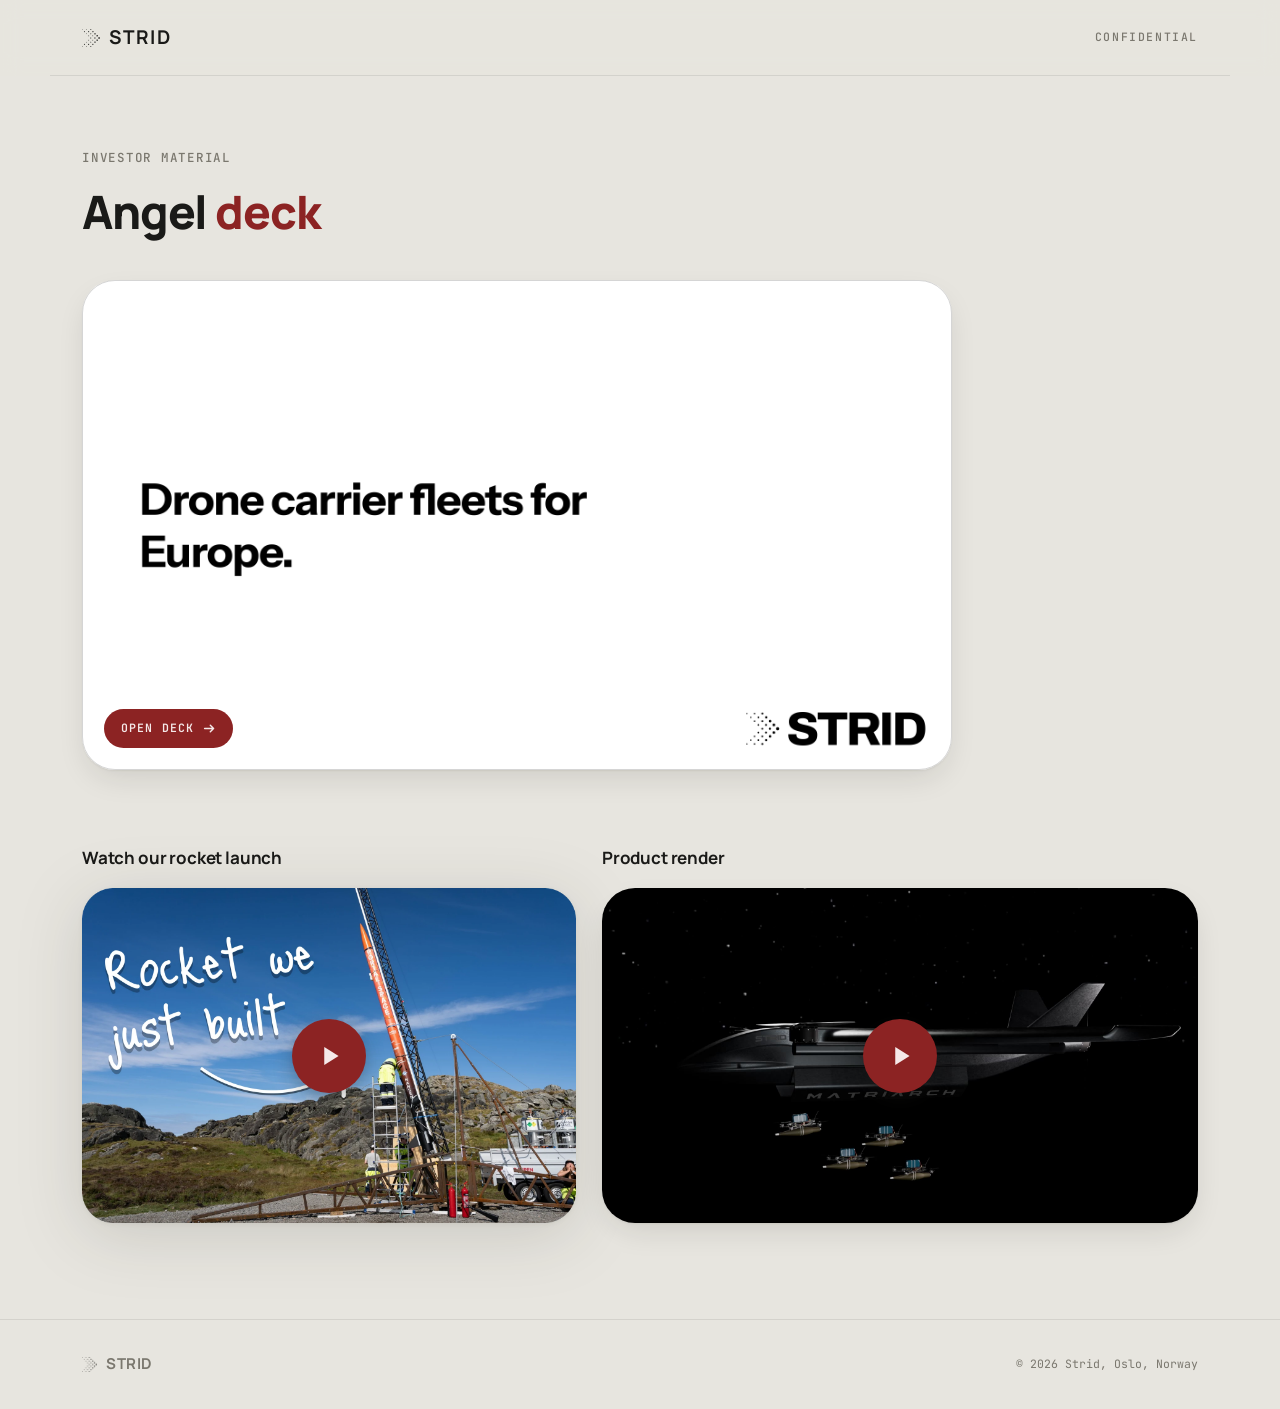
<file: angel/index.html>
<!DOCTYPE html>
<html lang="en">
<head>
<meta charset="UTF-8" />
<meta name="viewport" content="width=device-width, initial-scale=1.0" />
<title>STRID — Angel deck</title>
<!-- Unlisted, so this is the only thing standing between the deck and a
     search result. robots.txt at the site root disallows the two directories
     as well; that asks a crawler not to fetch, this tells one that already
     has not to publish. noarchive is the one that matters most: without it a
     cached copy stays readable after the page is taken down. -->
<meta name="robots" content="noindex, nofollow, noarchive" />
<meta name="referrer" content="no-referrer" />
<link rel="preconnect" href="https://fonts.googleapis.com" />
<link rel="preconnect" href="https://fonts.gstatic.com" crossorigin />
<link href="https://fonts.googleapis.com/css2?family=Manrope:wght@500;600;700;800&amp;family=JetBrains+Mono:wght@500;600&amp;display=swap" rel="stylesheet" />
<!-- styles.css first, for the tokens and the reset. investor.css only adds. -->
<link rel="icon" href="/favicon.ico" sizes="any" />
<link rel="icon" type="image/svg+xml" href="/favicon.svg" />
<link rel="icon" type="image/png" sizes="32x32" href="/favicon-32.png" />
<link rel="icon" type="image/png" sizes="16x16" href="/favicon-16.png" />
<link rel="apple-touch-icon" href="/apple-touch-icon.png" />
<link rel="stylesheet" href="../styles.css" />
<link rel="stylesheet" href="../assets/investor/investor.css" />
</head>
<body>

<div class="noise" aria-hidden="true"></div>

<header>
  <nav class="wrap inv-nav">
    <a href="https://strid.so" class="logo">
      <img src="../assets/logo-mark.png" class="logo-mark" alt="" />
      STRID
    </a>
    <span class="inv-which">Confidential</span>
  </nav>
</header>

<main class="wrap inv-main">

  <div class="inv-head">
    <span class="eyebrow">Investor material</span>
    <h1>Angel <span class="a-accent">deck</span></h1>
  </div>

  <!-- The deck. The preview is page one of the PDF beside this file, rendered
       at the file's own 1920x1080, and the link goes straight to the PDF so
       the browser's own viewer opens it. New tab on purpose: the two films
       below are the reason this page exists, and navigating away in place
       loses them behind a back button. -->
  <a class="card deck-card" href="strid-angel-deck.pdf" target="_blank" rel="noopener">
    <img src="cover.png" width="1920" height="1080"
         alt="First page of the STRID angel deck: Drone carrier fleets for Europe." />
    <span class="open-pill">
      Open deck
      <svg viewBox="0 0 16 16" fill="none" aria-hidden="true">
        <path d="M2 8h11M9 4l4 4-4 4" stroke="currentColor" stroke-width="1.8"
              stroke-linecap="round" stroke-linejoin="round"/>
      </svg>
    </span>
  </a>

  <div class="film-row">

    <div>
      <div class="film-label">
        <h2 class="label">Watch our rocket launch</h2>
      </div>
      <!-- card--baked: this thumbnail's rounded corners and drop shadow are
           drawn into the artwork, so the card adds neither. -->
      <a class="card card--baked" href="../assets/investor/rocket-launch.mp4"
         data-film="../assets/investor/rocket-launch.mp4"
         data-poster="../assets/investor/rocket-launch-frame.jpg">
        <img src="../assets/investor/rocket-launch-poster.webp"
             width="1600" height="1086"
             alt="The rocket on its launch rail at Nansen, annotated: rocket we just built." />
        <span class="play" aria-hidden="true">
          <svg viewBox="0 0 18 18" fill="currentColor"><path d="M3.5 1.6 15.2 9 3.5 16.4Z"/></svg>
        </span>
      </a>
    </div>

    <div>
      <div class="film-label">
        <h2 class="label">Product render</h2>
      </div>
      <a class="card" href="../assets/investor/strid-render.mp4" data-overlay
         data-film="../assets/investor/strid-render.mp4"
         data-poster="../assets/investor/strid-render-poster.jpg">
        <img src="../assets/investor/strid-render-poster.jpg"
             width="1920" height="1080"
             alt="Matriarch ONE in flight with four FPV drones released beneath it." />
        <span class="play" aria-hidden="true">
          <svg viewBox="0 0 18 18" fill="currentColor"><path d="M3.5 1.6 15.2 9 3.5 16.4Z"/></svg>
        </span>
      </a>
    </div>

  </div>
</main>

<footer>
  <div class="wrap inv-footer-inner">
    <a href="https://strid.so" class="logo">
      <img src="../assets/logo-mark.png" class="logo-mark" alt="" />
      STRID
    </a>
    <span class="copy">© 2026 Strid, Oslo, Norway</span>
  </div>
</footer>

<!-- The player. One dialog for both films; the click handler sets the source.
     A <dialog> rather than a div so Escape, the top layer and focus handling
     come from the browser. -->
<dialog class="player" id="player" aria-label="Video player">
  <button class="player-close" id="playerClose" aria-label="Close">
    <svg viewBox="0 0 18 18" fill="none" aria-hidden="true">
      <path d="M2 2l14 14M16 2 2 16" stroke="currentColor" stroke-width="1.8"
            stroke-linecap="round"/>
    </svg>
  </button>
  <div class="player-stage">
    <video id="playerVideo" controls playsinline preload="none"></video>
    <!-- The Matriarch ONE lockup from the end of the deck's product slide.
         Shown only over the render, cued off the film's own clock, and inert
         to the pointer so the browser's controls underneath stay usable. -->
    <!-- Not aria-hidden. The name and the four specs are real product
         information and they are not written anywhere else on this page, so
         hiding them from a screen reader would lose them outright. The `hidden`
         attribute the script sets is enough: it takes the block out of the
         accessibility tree for the launch film, which has nothing to do with
         it, and puts it back for the render. -->
    <div class="ovl" id="ovl">
      <span class="ovl-eyebrow">Our entry to the market</span>
      <h2 class="ovl-name">Matriarch ONE</h2>
      <div class="ovl-specs">
        <div>
          <div class="ovl-k">
            <svg viewBox="0 0 34 24" fill="none" aria-hidden="true"><path d="M2,4 V20" stroke="currentColor" stroke-width="2.2" stroke-linecap="round"/> <path d="M32,4 V20" stroke="currentColor" stroke-width="2.2" stroke-linecap="round"/> <path d="M10,12 H24" stroke="currentColor" stroke-width="2"/> <path d="M10.5,7 L4.5,12 L10.5,17 Z" fill="currentColor"/> <path d="M23.5,7 L29.5,12 L23.5,17 Z" fill="currentColor"/></svg>
            Range
          </div>
          <div class="ovl-v">100 km operational radius</div>
        </div>
        <div>
          <div class="ovl-k">
            <svg viewBox="0 0 30 24" fill="none" aria-hidden="true"><g stroke="currentColor" stroke-width="2" stroke-linecap="round" fill="none"> <path d="M2,4.5 H5.8"/> <path d="M16.2,4.5 H28"/> <path d="M2,12 H14.8"/> <path d="M25.2,12 H28"/> <path d="M2,19.5 H3.8"/> <path d="M14.2,19.5 H28"/> </g> <g stroke="currentColor" stroke-width="1.8" fill="none"> <circle cx="11" cy="4.5" r="3.2"/> <circle cx="20" cy="12" r="3.2"/> <circle cx="9" cy="19.5" r="3.2"/> </g></svg>
            Control
          </div>
          <div class="ovl-v">Autonomous VTOL flight and deployment</div>
        </div>
        <div>
          <div class="ovl-k">
            <svg viewBox="0 0 21 24" fill="none" aria-hidden="true"><circle cx="4" cy="12" r="2.4" fill="currentColor"/> <g fill="none" stroke="currentColor" stroke-linecap="round"> <path d="M9.12,8.00 A6.5,6.5 0 0 1 9.12,16.00" stroke-width="2"/> <path d="M12.67,5.23 A11,11 0 0 1 12.67,18.77" stroke-width="1.8" opacity=".7"/> <path d="M16.21,2.46 A15.5,15.5 0 0 1 16.21,21.54" stroke-width="1.5" opacity=".45"/> </g></svg>
            Comms and EW
          </div>
          <div class="ovl-v">IP based, redundant, built to keep the link</div>
        </div>
        <div>
          <div class="ovl-k">
            <svg viewBox="0 0 30 24" fill="none" aria-hidden="true"><path d="M4,7 H22 a6,6 0 0 1 0,12 H9" fill="none" stroke="currentColor" stroke-width="2" stroke-linecap="round"/> <path d="M9.5,15.4 L3.5,19 L9.5,22.6 Z" fill="currentColor"/></svg>
            Recovery
          </div>
          <div class="ovl-v">Flies home to be reloaded</div>
        </div>
      </div>
    </div>
  </div>
</dialog>

<script>
(function () {
  var dlg = document.getElementById('player');
  var vid = document.getElementById('playerVideo');
  var ovl = document.getElementById('ovl');
  var ovlOn = false;

  // Cues, as a fraction of the film rather than in seconds, so re-cutting the
  // render to a different length does not silently push the lockup past the
  // end of it. The deck ran its specs at 12s of a 19.2s film and its name at
  // 14s, which is 0.63 and 0.73, and the order is deliberate: the specs sweep
  // in first and the name rises under them.
  var CUE_SPECS = 0.63;
  var CUE_NAME  = 0.73;

  vid.addEventListener('timeupdate', function () {
    if (!ovlOn || !vid.duration) return;
    var t = vid.currentTime / vid.duration;
    var on = [];
    if (t >= CUE_SPECS) on.push('specs');
    if (t >= CUE_NAME) on.push('name');
    // Written as one attribute rather than as two classes so scrubbing
    // backwards takes it away again, which is what the deck's R key did.
    if (on.length) dlg.setAttribute('data-ovl', on.join(' '));
    else dlg.removeAttribute('data-ovl');
  });

  // Nothing is preloaded: the launch film is 18 MB, and every visitor to this
  // page is here for the deck first. The source is set on the click that opens
  // the dialog, which is also the gesture that lets it play with sound.
  document.querySelectorAll('[data-film]').forEach(function (a) {
    a.addEventListener('click', function (e) {
      // href points at the file itself, so a browser with no <dialog> support
      // and a crawler both still reach the video. Only take over the click
      // when we can actually do better than that.
      if (typeof dlg.showModal !== 'function') return;
      e.preventDefault();
      // Poster first, so the dialog opens on a picture rather than on a black
      // rectangle while the file starts arriving. Note this is NOT the card's
      // thumbnail: that one has its corners cut out of it, and inside the
      // player the transparent notches showed as four black nicks against the
      // frame. The player's poster is a plain rectangular frame of the film.
      if (a.dataset.poster) vid.poster = a.dataset.poster;
      vid.src = a.dataset.film;
      // Only the render carries the lockup. Cleared on every open so the
      // launch film cannot inherit it from a previous view.
      dlg.removeAttribute('data-ovl');
      ovlOn = a.hasAttribute('data-overlay');
      ovl.hidden = !ovlOn;
      dlg.showModal();
      var p = vid.play();
      // Autoplay with sound is allowed here because this runs inside the
      // click, but a browser can still refuse. If it does the controls are
      // already there and the poster frame is showing, so nothing is broken.
      if (p && p.catch) p.catch(function () {});
    });
  });

  function shut() {
    vid.pause();
    // Drop the source as well as pausing. Left attached, the browser keeps
    // buffering an 18 MB file in the background after the dialog is closed.
    vid.removeAttribute('src');
    vid.removeAttribute('poster');
    dlg.removeAttribute('data-ovl');
    vid.load();
    if (dlg.open) dlg.close();
  }

  document.getElementById('playerClose').addEventListener('click', shut);
  dlg.addEventListener('close', shut);
  // Escape fires `cancel` before `close`; both end up in shut().
  dlg.addEventListener('click', function (e) {
    // The dialog box is the video's own size, so a click that lands on the
    // element itself rather than on a child is a click on the backdrop.
    if (e.target === dlg) shut();
  });
})();
</script>

</body>
</html>
</file>
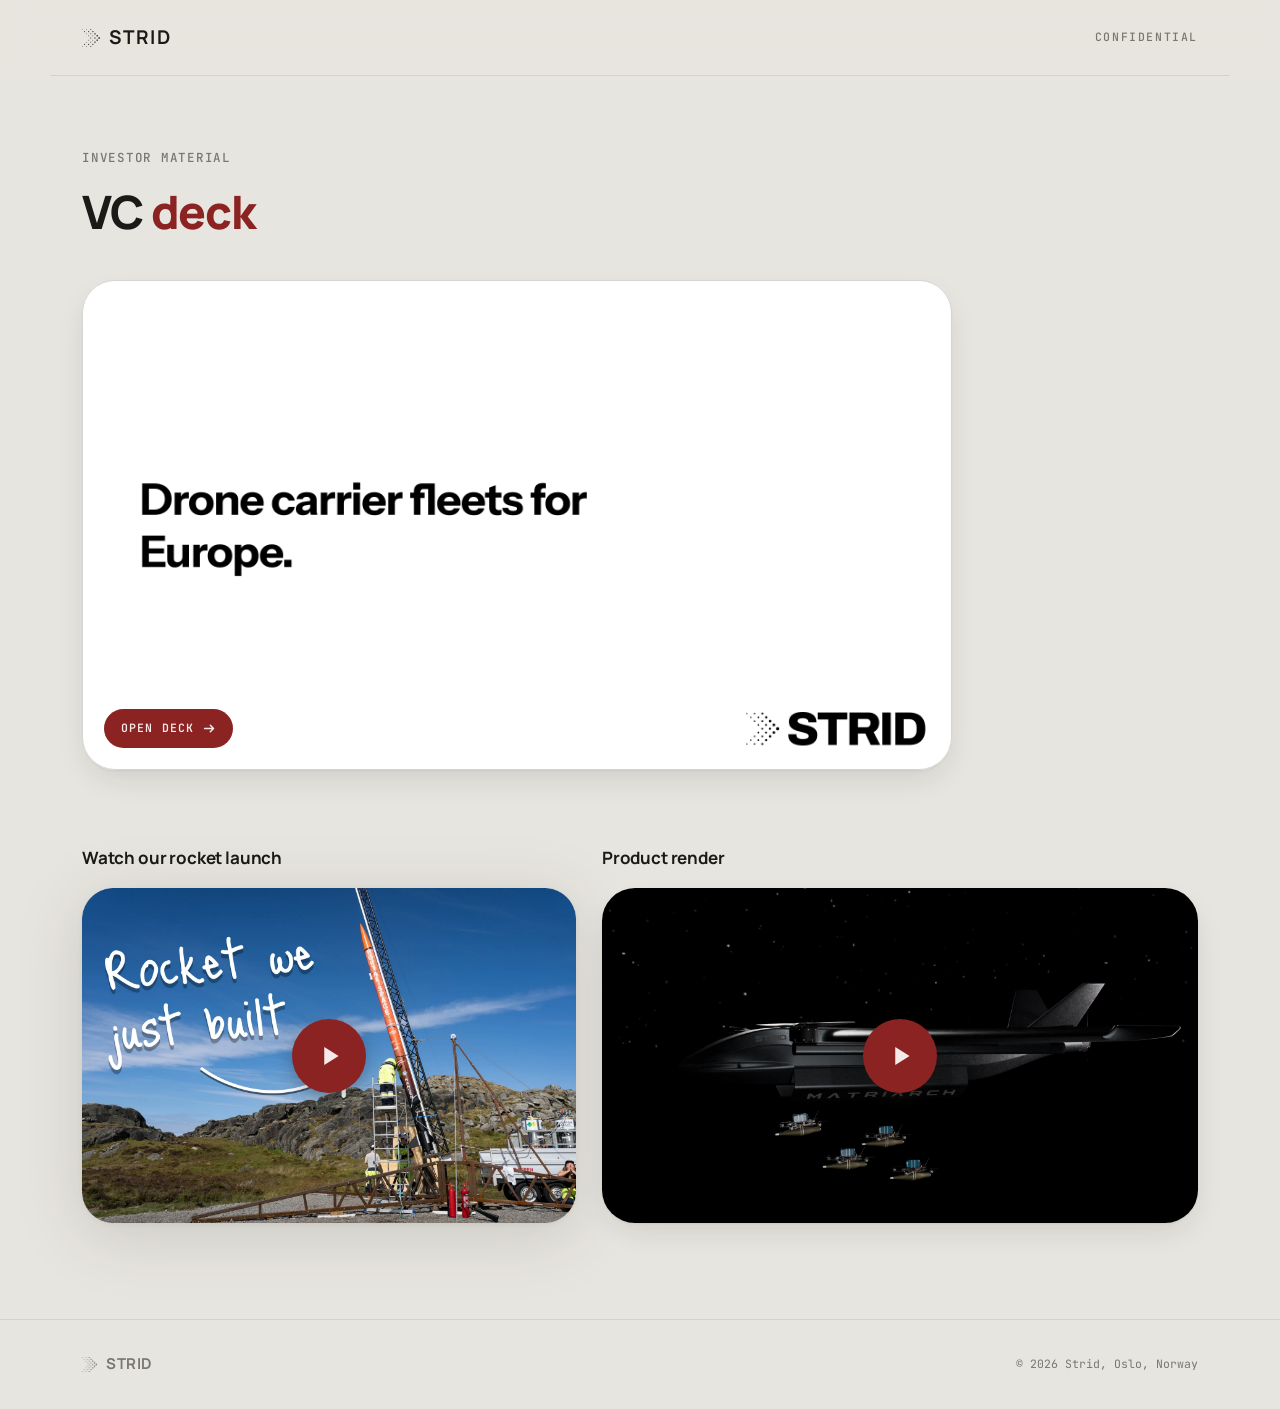
<file: vc/index.html>
<!DOCTYPE html>
<html lang="en">
<head>
<meta charset="UTF-8" />
<meta name="viewport" content="width=device-width, initial-scale=1.0" />
<title>STRID — VC deck</title>
<!-- Unlisted, so this is the only thing standing between the deck and a
     search result. robots.txt at the site root disallows the two directories
     as well; that asks a crawler not to fetch, this tells one that already
     has not to publish. noarchive is the one that matters most: without it a
     cached copy stays readable after the page is taken down. -->
<meta name="robots" content="noindex, nofollow, noarchive" />
<meta name="referrer" content="no-referrer" />
<link rel="preconnect" href="https://fonts.googleapis.com" />
<link rel="preconnect" href="https://fonts.gstatic.com" crossorigin />
<link href="https://fonts.googleapis.com/css2?family=Manrope:wght@500;600;700;800&amp;family=JetBrains+Mono:wght@500;600&amp;display=swap" rel="stylesheet" />
<!-- styles.css first, for the tokens and the reset. investor.css only adds. -->
<link rel="icon" href="/favicon.ico" sizes="any" />
<link rel="icon" type="image/svg+xml" href="/favicon.svg" />
<link rel="icon" type="image/png" sizes="32x32" href="/favicon-32.png" />
<link rel="icon" type="image/png" sizes="16x16" href="/favicon-16.png" />
<link rel="apple-touch-icon" href="/apple-touch-icon.png" />
<link rel="stylesheet" href="../styles.css" />
<link rel="stylesheet" href="../assets/investor/investor.css" />
</head>
<body>

<div class="noise" aria-hidden="true"></div>

<header>
  <nav class="wrap inv-nav">
    <a href="https://strid.so" class="logo">
      <img src="../assets/logo-mark.png" class="logo-mark" alt="" />
      STRID
    </a>
    <span class="inv-which">Confidential</span>
  </nav>
</header>

<main class="wrap inv-main">

  <div class="inv-head">
    <span class="eyebrow">Investor material</span>
    <h1>VC <span class="a-accent">deck</span></h1>
  </div>

  <!-- The deck. The preview is page one of the PDF beside this file, rendered
       at the file's own 1920x1080, and the link goes straight to the PDF so
       the browser's own viewer opens it. New tab on purpose: the two films
       below are the reason this page exists, and navigating away in place
       loses them behind a back button. -->
  <a class="card deck-card" href="strid-vc-deck.pdf" target="_blank" rel="noopener">
    <img src="cover.png" width="1920" height="1080"
         alt="First page of the STRID VC deck: Drone carrier fleets for Europe." />
    <span class="open-pill">
      Open deck
      <svg viewBox="0 0 16 16" fill="none" aria-hidden="true">
        <path d="M2 8h11M9 4l4 4-4 4" stroke="currentColor" stroke-width="1.8"
              stroke-linecap="round" stroke-linejoin="round"/>
      </svg>
    </span>
  </a>

  <div class="film-row">

    <div>
      <div class="film-label">
        <h2 class="label">Watch our rocket launch</h2>
      </div>
      <!-- card--baked: this thumbnail's rounded corners and drop shadow are
           drawn into the artwork, so the card adds neither. -->
      <a class="card card--baked" href="../assets/investor/rocket-launch.mp4"
         data-film="../assets/investor/rocket-launch.mp4"
         data-poster="../assets/investor/rocket-launch-frame.jpg">
        <img src="../assets/investor/rocket-launch-poster.webp"
             width="1600" height="1086"
             alt="The rocket on its launch rail at Nansen, annotated: rocket we just built." />
        <span class="play" aria-hidden="true">
          <svg viewBox="0 0 18 18" fill="currentColor"><path d="M3.5 1.6 15.2 9 3.5 16.4Z"/></svg>
        </span>
      </a>
    </div>

    <div>
      <div class="film-label">
        <h2 class="label">Product render</h2>
      </div>
      <a class="card" href="../assets/investor/strid-render.mp4" data-overlay
         data-film="../assets/investor/strid-render.mp4"
         data-poster="../assets/investor/strid-render-poster.jpg">
        <img src="../assets/investor/strid-render-poster.jpg"
             width="1920" height="1080"
             alt="Matriarch ONE in flight with four FPV drones released beneath it." />
        <span class="play" aria-hidden="true">
          <svg viewBox="0 0 18 18" fill="currentColor"><path d="M3.5 1.6 15.2 9 3.5 16.4Z"/></svg>
        </span>
      </a>
    </div>

  </div>
</main>

<footer>
  <div class="wrap inv-footer-inner">
    <a href="https://strid.so" class="logo">
      <img src="../assets/logo-mark.png" class="logo-mark" alt="" />
      STRID
    </a>
    <span class="copy">© 2026 Strid, Oslo, Norway</span>
  </div>
</footer>

<!-- The player. One dialog for both films; the click handler sets the source.
     A <dialog> rather than a div so Escape, the top layer and focus handling
     come from the browser. -->
<dialog class="player" id="player" aria-label="Video player">
  <button class="player-close" id="playerClose" aria-label="Close">
    <svg viewBox="0 0 18 18" fill="none" aria-hidden="true">
      <path d="M2 2l14 14M16 2 2 16" stroke="currentColor" stroke-width="1.8"
            stroke-linecap="round"/>
    </svg>
  </button>
  <div class="player-stage">
    <video id="playerVideo" controls playsinline preload="none"></video>
    <!-- The Matriarch ONE lockup from the end of the deck's product slide.
         Shown only over the render, cued off the film's own clock, and inert
         to the pointer so the browser's controls underneath stay usable. -->
    <!-- Not aria-hidden. The name and the four specs are real product
         information and they are not written anywhere else on this page, so
         hiding them from a screen reader would lose them outright. The `hidden`
         attribute the script sets is enough: it takes the block out of the
         accessibility tree for the launch film, which has nothing to do with
         it, and puts it back for the render. -->
    <div class="ovl" id="ovl">
      <span class="ovl-eyebrow">Our entry to the market</span>
      <h2 class="ovl-name">Matriarch ONE</h2>
      <div class="ovl-specs">
        <div>
          <div class="ovl-k">
            <svg viewBox="0 0 34 24" fill="none" aria-hidden="true"><path d="M2,4 V20" stroke="currentColor" stroke-width="2.2" stroke-linecap="round"/> <path d="M32,4 V20" stroke="currentColor" stroke-width="2.2" stroke-linecap="round"/> <path d="M10,12 H24" stroke="currentColor" stroke-width="2"/> <path d="M10.5,7 L4.5,12 L10.5,17 Z" fill="currentColor"/> <path d="M23.5,7 L29.5,12 L23.5,17 Z" fill="currentColor"/></svg>
            Range
          </div>
          <div class="ovl-v">100 km operational radius</div>
        </div>
        <div>
          <div class="ovl-k">
            <svg viewBox="0 0 30 24" fill="none" aria-hidden="true"><g stroke="currentColor" stroke-width="2" stroke-linecap="round" fill="none"> <path d="M2,4.5 H5.8"/> <path d="M16.2,4.5 H28"/> <path d="M2,12 H14.8"/> <path d="M25.2,12 H28"/> <path d="M2,19.5 H3.8"/> <path d="M14.2,19.5 H28"/> </g> <g stroke="currentColor" stroke-width="1.8" fill="none"> <circle cx="11" cy="4.5" r="3.2"/> <circle cx="20" cy="12" r="3.2"/> <circle cx="9" cy="19.5" r="3.2"/> </g></svg>
            Control
          </div>
          <div class="ovl-v">Autonomous VTOL flight and deployment</div>
        </div>
        <div>
          <div class="ovl-k">
            <svg viewBox="0 0 21 24" fill="none" aria-hidden="true"><circle cx="4" cy="12" r="2.4" fill="currentColor"/> <g fill="none" stroke="currentColor" stroke-linecap="round"> <path d="M9.12,8.00 A6.5,6.5 0 0 1 9.12,16.00" stroke-width="2"/> <path d="M12.67,5.23 A11,11 0 0 1 12.67,18.77" stroke-width="1.8" opacity=".7"/> <path d="M16.21,2.46 A15.5,15.5 0 0 1 16.21,21.54" stroke-width="1.5" opacity=".45"/> </g></svg>
            Comms and EW
          </div>
          <div class="ovl-v">IP based, redundant, built to keep the link</div>
        </div>
        <div>
          <div class="ovl-k">
            <svg viewBox="0 0 30 24" fill="none" aria-hidden="true"><path d="M4,7 H22 a6,6 0 0 1 0,12 H9" fill="none" stroke="currentColor" stroke-width="2" stroke-linecap="round"/> <path d="M9.5,15.4 L3.5,19 L9.5,22.6 Z" fill="currentColor"/></svg>
            Recovery
          </div>
          <div class="ovl-v">Flies home to be reloaded</div>
        </div>
      </div>
    </div>
  </div>
</dialog>

<script>
(function () {
  var dlg = document.getElementById('player');
  var vid = document.getElementById('playerVideo');
  var ovl = document.getElementById('ovl');
  var ovlOn = false;

  // Cues, as a fraction of the film rather than in seconds, so re-cutting the
  // render to a different length does not silently push the lockup past the
  // end of it. The deck ran its specs at 12s of a 19.2s film and its name at
  // 14s, which is 0.63 and 0.73, and the order is deliberate: the specs sweep
  // in first and the name rises under them.
  var CUE_SPECS = 0.63;
  var CUE_NAME  = 0.73;

  vid.addEventListener('timeupdate', function () {
    if (!ovlOn || !vid.duration) return;
    var t = vid.currentTime / vid.duration;
    var on = [];
    if (t >= CUE_SPECS) on.push('specs');
    if (t >= CUE_NAME) on.push('name');
    // Written as one attribute rather than as two classes so scrubbing
    // backwards takes it away again, which is what the deck's R key did.
    if (on.length) dlg.setAttribute('data-ovl', on.join(' '));
    else dlg.removeAttribute('data-ovl');
  });

  // Nothing is preloaded: the launch film is 18 MB, and every visitor to this
  // page is here for the deck first. The source is set on the click that opens
  // the dialog, which is also the gesture that lets it play with sound.
  document.querySelectorAll('[data-film]').forEach(function (a) {
    a.addEventListener('click', function (e) {
      // href points at the file itself, so a browser with no <dialog> support
      // and a crawler both still reach the video. Only take over the click
      // when we can actually do better than that.
      if (typeof dlg.showModal !== 'function') return;
      e.preventDefault();
      // Poster first, so the dialog opens on a picture rather than on a black
      // rectangle while the file starts arriving. Note this is NOT the card's
      // thumbnail: that one has its corners cut out of it, and inside the
      // player the transparent notches showed as four black nicks against the
      // frame. The player's poster is a plain rectangular frame of the film.
      if (a.dataset.poster) vid.poster = a.dataset.poster;
      vid.src = a.dataset.film;
      // Only the render carries the lockup. Cleared on every open so the
      // launch film cannot inherit it from a previous view.
      dlg.removeAttribute('data-ovl');
      ovlOn = a.hasAttribute('data-overlay');
      ovl.hidden = !ovlOn;
      dlg.showModal();
      var p = vid.play();
      // Autoplay with sound is allowed here because this runs inside the
      // click, but a browser can still refuse. If it does the controls are
      // already there and the poster frame is showing, so nothing is broken.
      if (p && p.catch) p.catch(function () {});
    });
  });

  function shut() {
    vid.pause();
    // Drop the source as well as pausing. Left attached, the browser keeps
    // buffering an 18 MB file in the background after the dialog is closed.
    vid.removeAttribute('src');
    vid.removeAttribute('poster');
    dlg.removeAttribute('data-ovl');
    vid.load();
    if (dlg.open) dlg.close();
  }

  document.getElementById('playerClose').addEventListener('click', shut);
  dlg.addEventListener('close', shut);
  // Escape fires `cancel` before `close`; both end up in shut().
  dlg.addEventListener('click', function (e) {
    // The dialog box is the video's own size, so a click that lands on the
    // element itself rather than on a child is a click on the backdrop.
    if (e.target === dlg) shut();
  });
})();
</script>

</body>
</html>
</file>
<file: styles.css>
:root {
  --bg: #e7e5df;
  --line: rgba(26, 26, 24, 0.09);
  --line-strong: rgba(26, 26, 24, 0.18);
  --ink: #1a1a18;
  --ink-dim: #5b5952;
  --ink-faint: #7a776e;
  --accent: #8c2323;
  --accent-dim: rgba(140, 35, 35, 0.1);
  --on-accent: #f5e9e9;
  --sans: "Manrope", -apple-system, "Helvetica Neue", sans-serif;
  /* Scoped to functional labels only (clock, eyebrows, spec-sheet
     labels, phase numbers, footer copy) — never headlines or body
     copy, which stay Manrope-only. */
  --mono: "JetBrains Mono", ui-monospace, "SF Mono", Menlo, monospace;
}

* { margin: 0; padding: 0; box-sizing: border-box; }

html { scroll-behavior: smooth; }

body {
  background: var(--bg);
  color: var(--ink);
  font-family: var(--sans);
  font-size: 16px;
  line-height: 1.65;
  -webkit-font-smoothing: antialiased;
  overflow-x: hidden;
}

a { color: inherit; text-decoration: none; }

::selection { background: var(--accent); color: var(--on-accent); }

*:focus-visible {
  outline: 2px solid var(--accent);
  outline-offset: 3px;
}

.wrap {
  max-width: 1180px;
  margin: 0 auto;
  padding: 0 32px;
}

/* Subtle film-grain texture, no motif, just depth */
.noise {
  position: fixed;
  inset: 0;
  z-index: 0;
  pointer-events: none;
  opacity: 0.035;
  mix-blend-mode: overlay;
  background-image: url("data:image/svg+xml,%3Csvg xmlns='http://www.w3.org/2000/svg' width='200' height='200'%3E%3Cfilter id='n'%3E%3CfeTurbulence type='fractalNoise' baseFrequency='0.85' numOctaves='2' stitchTiles='stitch'/%3E%3C/filter%3E%3Crect width='100%25' height='100%25' filter='url(%23n)'/%3E%3C/svg%3E");
}

/* Utility bar */
.util-bar {
  position: relative;
  z-index: 21;
  background: var(--bg);
}
.util-bar-inner {
  display: flex;
  justify-content: space-between;
  align-items: center;
  height: 36px;
  font-family: var(--mono);
  font-size: 11px;
  letter-spacing: 0.1em;
  color: var(--ink-faint);
}

/* Nav */
header {
  position: sticky;
  top: 0;
  z-index: 20;
  background: rgba(231, 229, 223, 0.85);
  backdrop-filter: blur(10px);
}

nav.wrap {
  display: flex;
  align-items: center;
  justify-content: space-between;
  height: 76px;
}

.logo {
  display: inline-flex;
  align-items: center;
  gap: 9px;
  font-weight: 700;
  font-size: 19px;
  letter-spacing: 0.06em;
  cursor: pointer;
}
.logo-mark {
  width: 18px;
  height: 18px;
  flex-shrink: 0;
  display: block;
}

.nav-links {
  display: flex;
  align-items: center;
  gap: 40px;
}

.nav-links a:not(.btn) {
  position: relative;
  font-size: 14.5px;
  font-weight: 500;
  color: var(--ink-dim);
  transition: color 0.2s ease;
  cursor: pointer;
}
.nav-links a:not(.btn)::after {
  content: "";
  position: absolute;
  left: 0;
  bottom: -6px;
  width: 100%;
  height: 1.5px;
  background: var(--accent);
  transform: scaleX(0);
  transform-origin: left;
  transition: transform 0.25s cubic-bezier(.16,1,.3,1);
}
.nav-links a:not(.btn):hover { color: var(--ink); }
.nav-links a:not(.btn):hover::after { transform: scaleX(1); }

.btn {
  display: inline-flex;
  align-items: center;
  gap: 8px;
  font-size: 14.5px;
  font-weight: 600;
  padding: 12px 20px;
  border-radius: 3px;
  transition: background 0.2s ease, transform 0.15s ease, opacity 0.2s ease;
  white-space: nowrap;
  cursor: pointer;
}
.btn:active { transform: scale(0.98); }
.btn .arrow { transition: transform 0.2s ease; display: inline-block; }
.btn:hover .arrow { transform: translateX(3px); }

.btn-primary {
  background: var(--accent);
  color: var(--on-accent);
  transition: background 0.2s ease, transform 0.15s ease, box-shadow 0.2s ease;
}
.btn-primary:hover {
  background: #7a1e1e;
  transform: translateY(-1px);
  box-shadow: 0 4px 14px rgba(140, 35, 35, 0.35);
}
.btn-primary:active {
  transform: translateY(0) scale(0.98);
  box-shadow: 0 2px 6px rgba(140, 35, 35, 0.25);
}

.link-arrow {
  display: inline-flex;
  align-items: center;
  gap: 8px;
  font-size: 14.5px;
  font-weight: 600;
  color: var(--ink);
  padding: 12px 4px;
  cursor: pointer;
  transition: color 0.2s ease;
}
.link-arrow:hover { color: var(--accent); }
.link-arrow .arrow { transition: transform 0.2s ease; display: inline-block; }
.link-arrow:hover .arrow { transform: translateX(3px); }

/* Mobile menu toggle */
.menu-toggle {
  display: none;
  flex-direction: column;
  justify-content: center;
  gap: 5px;
  width: 32px;
  height: 32px;
  background: none;
  border: none;
  cursor: pointer;
  z-index: 30;
}
.menu-toggle span {
  display: block;
  width: 22px;
  height: 1.5px;
  background: var(--ink);
  transition: transform 0.25s ease, opacity 0.25s ease;
}
.menu-toggle[aria-expanded="true"] span:nth-child(1) { transform: translateY(6.5px) rotate(45deg); }
.menu-toggle[aria-expanded="true"] span:nth-child(2) { opacity: 0; }
.menu-toggle[aria-expanded="true"] span:nth-child(3) { transform: translateY(-6.5px) rotate(-45deg); }

.mobile-menu {
  position: fixed;
  inset: 0;
  z-index: 25;
  background: var(--bg);
  display: flex;
  flex-direction: column;
  align-items: flex-start;
  justify-content: center;
  gap: 28px;
  padding: 32px;
  transform: translateY(-100%);
  transition: transform 0.35s ease;
}
.mobile-menu.is-open { transform: translateY(0); }
.mobile-menu a:not(.btn) {
  font-size: 2rem;
  font-weight: 700;
  color: var(--ink);
}
.mobile-menu a:not(.btn):hover { color: var(--accent); }

/* Section scaffolding */
section {
  position: relative;
  z-index: 1;
}

.eyebrow {
  font-family: var(--mono);
  font-size: 12.5px;
  font-weight: 500;
  letter-spacing: 0.06em;
  color: var(--ink-faint);
  text-transform: uppercase;
  display: block;
  margin-bottom: 24px;
}

.section-head { margin-bottom: 56px; }
.section-head h2, .contact h2 {
  font-size: clamp(2rem, 3.8vw, 3.2rem);
  font-weight: 700;
  letter-spacing: -0.02em;
  line-height: 1.15;
  max-width: 18ch;
}

/* Hero */
.hero {
  position: relative;
  overflow: hidden;
  /* 112px = utility bar (36px) + sticky nav (76px) above it in flow —
     without subtracting this, an absolutely-positioned bottom-anchored
     child (the hero hint) renders below the fold on initial load. */
  min-height: calc(100vh - 112px);
  display: flex;
  align-items: center;
  /* Hero sits over a dark image — lighten the text tokens locally.
     color must be set explicitly here: custom-property overrides don't
     retroactively change an already-inherited `color` used value. */
  --ink: #f3eee8;
  --ink-dim: #c9c4ba;
  color: var(--ink);
  --accent: #d3524a;
}

/* Plain-CSS stand-ins for the two Tailwind utility classes baked into
   the RevealWaveImage component, so we don't have to ship Tailwind's
   CSS just for this one embedded bundle */
.relative { position: relative; }
.overflow-hidden { overflow: hidden; }

.hero-canvas-layer {
  position: absolute;
  inset: 0;
  z-index: 0;
  /* Static poster shows instantly on load (and permanently on mobile,
     where the shader bundle never loads) — CSS filter approximates the
     dithered B&W look with zero JS. The React canvas, when it mounts,
     paints over this on desktop. */
  background: #07080a url("assets/hero-lightning.webp") center/cover no-repeat;
  filter: grayscale(1) contrast(1.15);
  will-change: opacity;
}
.hero-canvas-fill {
  width: 100%;
  height: 100%;
  display: block;
}

.hero-overlay {
  position: absolute;
  inset: 0;
  z-index: 1;
  pointer-events: none;
  background: linear-gradient(90deg, rgba(6, 6, 7, 0.88) 0%, rgba(6, 6, 7, 0.82) 50%, rgba(6, 6, 7, 0.45) 72%, rgba(6, 6, 7, 0.08) 100%);
  will-change: opacity;
}

.hero-hint {
  position: absolute;
  right: 32px;
  bottom: 40px;
  z-index: 2;
  display: flex;
  align-items: center;
  gap: 10px;
  font-size: 12.5px;
  letter-spacing: 0.04em;
  color: var(--ink-dim);
  pointer-events: none;
  transition: opacity 0.6s ease;
}
.hero-hint-dot {
  width: 6px;
  height: 6px;
  border-radius: 50%;
  background: var(--accent);
  animation: hero-hint-pulse 1.8s ease-in-out infinite;
}
@keyframes hero-hint-pulse {
  0%, 100% { opacity: 1; transform: scale(1); }
  50% { opacity: 0.35; transform: scale(1.4); }
}
.hero-hint.is-dismissed { opacity: 0; }

.hero-wrap {
  position: relative;
  z-index: 2;
  padding-top: 80px;
  padding-bottom: 80px;
  /* Sits over the canvas for legibility, but shouldn't block the mouse
     hover the canvas needs for its reveal effect — only the buttons
     opt back in below. */
  pointer-events: none;
}
.hero-wrap a {
  pointer-events: auto;
}

.hero-copy { max-width: 800px; }

.hero h1 {
  font-size: clamp(2.6rem, 5.6vw, 4.4rem);
  font-weight: 800;
  line-height: 1.08;
  letter-spacing: -0.03em;
  margin-bottom: 32px;
}
.hero h1 .gold { color: var(--accent); }

.hero p {
  font-size: 1.15rem;
  color: var(--ink-dim);
  max-width: 52ch;
  margin-bottom: 40px;
}

.hero-ctas {
  display: flex;
  align-items: center;
  gap: 20px;
  flex-wrap: wrap;
}

/* Reveal: simple fade + rise, used for body copy, ctas, rows */
.reveal {
  opacity: 0;
  transform: translateY(22px);
  transition: opacity 0.8s cubic-bezier(.16,1,.3,1), transform 0.8s cubic-bezier(.16,1,.3,1);
  transition-delay: var(--reveal-delay, 0ms);
}
.reveal.is-visible {
  opacity: 1;
  transform: translateY(0);
}

/* Reveal-mask: headline "unveiling" wipe, used on h1/h2 */
.reveal-mask {
  display: block;
  overflow: hidden;
}
.reveal-mask > span {
  display: block;
  transform: translateY(105%);
  opacity: 0;
  transition: transform 0.9s cubic-bezier(.16,1,.3,1), opacity 0.6s ease;
}
.reveal-mask.is-visible > span {
  transform: translateY(0);
  opacity: 1;
}

/* Thesis */
.thesis { padding: 140px 0; }
.thesis-grid {
  display: grid;
  grid-template-columns: 1fr 1fr;
  gap: 48px;
}
.thesis-grid p {
  color: var(--ink-dim);
  font-size: 1.05rem;
  max-width: 46ch;
}

/* Product */
.product { padding: 140px 0; }
.product-wrap {
  display: grid;
  grid-template-columns: 1fr 1fr;
  gap: 88px;
  align-items: start;
}

.spec-sheet {
  position: relative;
}
/* Halftone dot-fade in the corner — echoes the hero's scattered dot
   field so the spec sheet doesn't sit as pure typography, without
   adding an actual photograph. */
.spec-sheet::before {
  content: "";
  position: absolute;
  z-index: -1;
  top: -28px;
  right: -28px;
  width: 170px;
  height: 170px;
  background-image: radial-gradient(circle, var(--ink-faint) 1px, transparent 1.5px);
  background-size: 11px 11px;
  opacity: 0.4;
  mask-image: radial-gradient(circle, black, transparent 72%);
  -webkit-mask-image: radial-gradient(circle, black, transparent 72%);
  pointer-events: none;
}

.spec-sheet-title {
  display: block;
  font-family: var(--mono);
  font-size: 12px;
  font-weight: 500;
  letter-spacing: 0.04em;
  color: var(--ink-faint);
  text-transform: uppercase;
  margin-bottom: 24px;
}
.spec-rows { margin-bottom: 40px; }
.spec-row {
  display: flex;
  justify-content: space-between;
  gap: 16px;
  padding: 14px 0;
  font-size: 15px;
  border-bottom: 1px solid transparent;
  transition: border-color 0.25s ease, padding-left 0.25s ease;
}
.spec-row:hover {
  border-bottom-color: var(--line);
  padding-left: 6px;
}
.spec-row span:first-child { font-family: var(--mono); font-size: 13.5px; color: var(--ink-faint); transition: color 0.25s ease; }
.spec-row:hover span:first-child { color: var(--ink-dim); }
.spec-row span:last-child { color: var(--ink); font-weight: 500; text-align: right; }

.spec-strip-label {
  display: block;
  font-family: var(--mono);
  font-size: 12px;
  color: var(--ink-faint);
  margin-bottom: 24px;
}
.spec-grid {
  display: grid;
  grid-template-columns: repeat(2, 1fr);
  gap: 32px 24px;
}
.spec {
  display: flex;
  flex-direction: column;
  gap: 6px;
}
.spec-value {
  font-size: 1.7rem;
  font-weight: 700;
  letter-spacing: -0.01em;
  color: var(--ink);
}
.spec-value-emphasis { color: var(--accent); }
.spec-label {
  font-size: 12.5px;
  color: var(--ink-faint);
}

.product-body h2 {
  font-size: clamp(2.1rem, 3.6vw, 2.9rem);
  font-weight: 700;
  letter-spacing: -0.02em;
  margin-bottom: 24px;
}
.product-body p {
  color: var(--ink-dim);
  font-size: 1.05rem;
  max-width: 54ch;
  margin-bottom: 28px;
}

.status {
  display: inline-flex;
  align-items: center;
  gap: 9px;
  font-family: var(--mono);
  font-size: 12.5px;
  font-weight: 500;
  color: var(--ink-dim);
}
.status::before {
  content: "";
  width: 6px;
  height: 6px;
  border-radius: 50%;
  background: var(--accent);
  box-shadow: 0 0 8px 1px var(--accent);
}

/* Frontline */
.frontline { padding: 140px 0; }
.frontline-lead {
  color: var(--ink-dim);
  font-size: 1.2rem;
  line-height: 1.55;
  max-width: 62ch;
  margin-bottom: 64px;
}
/* Abstract trajectory motif — echoes the hero's curved dashed-arrow
   visual language, gesturing at phased expansion without a literal map. */
.frontline-motif {
  display: block;
  width: 100%;
  height: 36px;
  margin-bottom: 40px;
}
.frontline-motif-path {
  stroke: var(--line-strong);
  stroke-width: 1;
  stroke-dasharray: 4 5;
  fill: none;
}
.frontline-motif-node { fill: var(--ink-faint); }
.frontline-motif-node-active { fill: var(--accent); }
.phase-row {
  display: grid;
  grid-template-columns: repeat(3, 1fr);
  gap: 48px;
}
.phase {
  display: flex;
  flex-direction: column;
  gap: 10px;
  border-left: 2px solid transparent;
  padding-left: 16px;
  margin-left: -18px;
  transition: border-color 0.25s ease, padding-left 0.25s ease;
}
.phase:hover {
  border-left-color: var(--accent);
  padding-left: 20px;
}
.phase-num {
  font-family: var(--mono);
  font-size: 12.5px;
  font-weight: 500;
  color: var(--accent);
}
.phase-name {
  font-size: 1.35rem;
  font-weight: 700;
  letter-spacing: -0.01em;
}
.phase-desc {
  color: var(--ink-dim);
  font-size: 0.98rem;
  max-width: 32ch;
}

/* Mission */
.mission { padding: 140px 0; }
.mission p {
  color: var(--ink-dim);
  font-size: 1.08rem;
  max-width: 62ch;
  margin-bottom: 56px;
}
/* Hub-and-spoke motif — "one doctrine" branching to five domains,
   as a line rather than five separate icons. */
.mission-motif {
  display: block;
  width: 100%;
  height: 24px;
  margin-bottom: 32px;
}
.mission-motif-line { stroke: var(--line-strong); stroke-width: 1; }
.mission-motif-node { fill: var(--ink-faint); }
.mission-motif-node-active { fill: var(--accent); }
.domain-row {
  display: flex;
  flex-wrap: wrap;
  gap: 40px 56px;
}
.domain {
  display: flex;
  flex-direction: column;
  gap: 8px;
  transition: transform 0.25s cubic-bezier(.16,1,.3,1);
}
.domain:hover { transform: translateY(-3px); }
.domain-name {
  font-size: 1.2rem;
  font-weight: 700;
  color: var(--ink-faint);
  transition: color 0.25s ease;
}
.domain-status {
  font-family: var(--mono);
  font-size: 11.5px;
  font-weight: 500;
  text-transform: uppercase;
  letter-spacing: 0.04em;
  color: var(--ink-faint);
  transition: color 0.25s ease;
}
.domain:hover .domain-name { color: var(--ink); }
.domain:hover .domain-status { color: var(--ink-dim); }
.domain-active .domain-name { color: var(--accent); }
.domain-active .domain-status { color: var(--accent); }
.domain-active:hover .domain-name { color: var(--accent); }

/* Contact */
.contact { padding: 140px 0 110px; }
.contact h2 {
  font-size: clamp(2.6rem, 5.6vw, 4rem);
  margin-bottom: 20px;
}
.contact-lead {
  color: var(--ink-dim);
  font-size: 1.1rem;
  margin-bottom: 56px;
}
.contact-grid {
  display: grid;
  grid-template-columns: repeat(2, auto);
  gap: 48px 96px;
  margin-bottom: 56px;
}
.contact-label {
  font-size: 13px;
  color: var(--ink-faint);
  display: block;
  margin-bottom: 10px;
}
.contact-value {
  font-size: 1.3rem;
  font-weight: 500;
  transition: color 0.2s ease;
}
a.contact-value:hover { color: var(--accent); }

/* Footer */
footer {
  position: relative;
  z-index: 1;
  padding: 32px 0;
  border-top: 1px solid var(--line);
}
.footer-wrap {
  display: flex;
  align-items: center;
  justify-content: space-between;
  gap: 24px;
  flex-wrap: wrap;
}
.footer-logo {
  display: inline-flex;
  align-items: center;
  gap: 8px;
  font-weight: 700;
  font-size: 15px;
  letter-spacing: 0.04em;
  color: var(--ink-faint);
}
.footer-logo .logo-mark {
  width: 14px;
  height: 14px;
  opacity: 0.85;
}
.footer-links {
  display: flex;
  gap: 28px;
}
.footer-links a {
  font-size: 13.5px;
  color: var(--ink-faint);
  transition: color 0.2s ease;
}
.footer-links a:hover { color: var(--accent); }
.footer-copy {
  font-family: var(--mono);
  font-size: 11.5px;
  color: var(--ink-faint);
}

/* Reduced motion */
@media (prefers-reduced-motion: reduce) {
  html { scroll-behavior: auto; }
  .reveal, .reveal-mask > span {
    transition: opacity 0.2s linear;
    transform: none;
  }
  * { animation-duration: 0.01ms !important; transition-duration: 0.01ms !important; }
}

/* Responsive */
@media (max-width: 980px) {
  .product-wrap {
    grid-template-columns: 1fr;
    gap: 56px;
  }
  .thesis-grid { grid-template-columns: 1fr; gap: 28px; }
  .phase-row { grid-template-columns: 1fr; gap: 36px; }
}

@media (max-width: 720px) {
  .thesis, .product, .frontline, .mission { padding: 96px 0; }
  .util-bar-inner { font-size: 9.5px; }
  .nav-links { display: none; }
  .menu-toggle { display: flex; }
  .contact-grid { grid-template-columns: 1fr; gap: 32px; }
  .footer-wrap { flex-direction: column; align-items: flex-start; gap: 16px; }

  /* Smaller poster on mobile — this is the ONLY image mobile ever
     loads for the hero, since the shader bundle never mounts there. */
  .hero-canvas-layer { background-image: url("assets/hero-lightning-800.webp"); }

  /* Hero: a shorter, bottom-anchored composition instead of vertically
     centering a now-multi-line headline in a full screen — gives a
     visible peek of the Thesis section below as a scroll cue, and the
     cursor hint never applies since there's no persistent hover on touch. */
  .hero { min-height: 88vh; align-items: flex-end; }
  .hero-wrap { padding-top: 48px; padding-bottom: 56px; }
  .hero h1 { font-size: clamp(2.1rem, 8vw, 2.6rem); margin-bottom: 24px; }
  .hero-hint { display: none; }

  /* Stat grid: one column so the pre-marked emphasis stat (cost/strike)
     reads as the clear headline number, instead of four equal-weight
     figures competing in a cramped 2x2. */
  .spec-grid { grid-template-columns: 1fr; gap: 24px; }
  .spec-value-emphasis { font-size: 2.4rem; }

  /* Domain row: a deliberate vertical list (name left, status right,
     hairline divider) instead of an unpredictable flex-wrap of a
     5-item desktop row on a 375px screen. */
  .domain-row { display: grid; grid-template-columns: 1fr; gap: 0; }
  .domain {
    flex-direction: row;
    justify-content: space-between;
    align-items: center;
    padding: 16px 0;
    border-bottom: 1px solid var(--line);
  }
  .domain:last-child { border-bottom: none; }
  .domain:hover { transform: none; }
}

@media (max-width: 480px) {
  .util-bar-inner span:last-child { display: none; }
  .wrap { padding: 0 20px; }
}
</file>
<file: assets/investor/investor.css>
/* ==========================================================================
   STRID · investor page
   ==========================================================================

   Two pages use this file and nothing else does: /vc/ and /angel/. They are
   the same page with a different deck behind the top card.

   IDENTITY COMES FROM styles.css, WHICH EVERY PAGE LINKS FIRST. That file
   carries the tokens (--bg, --ink, --accent, --sans, --mono), the reset, the
   film grain, .wrap, .eyebrow, .logo and the sticky `header` and `footer`
   element rules. This file adds only what these two pages need on top, so
   there is one place to change a colour and it is not here.

   Safe to link the whole 19 KB of it: nothing in styles.css hides content
   until script runs. The scroll-reveal rules that do (`[data-reveal]`) live
   in the inline <style> of the front page, not in the shared sheet, which is
   why no element here carries that attribute.

   THE LAYOUT IS THREE CARDS. The deck is one full-width 16:9 card and the two
   films sit under it in a row. See .film-row for why that row is not two
   equal columns.
   ========================================================================== */

:root {
  /* One radius for the deck and the render. The rocket thumbnail does not use
     it -- its corners are cut into the image itself, because they were drawn
     that way in the source and a CSS radius cannot follow a raster corner at
     every viewport width.

     So this number is set FROM the rocket rather than the other way round.
     That corner is 6.36% of the picture's width, which on the 523px the film
     row gives it at full measure is 33px. Matching it here is what makes the
     three cards read as one set; re-cutting the rocket to a smaller radius
     would have matched them too, and would have meant redrawing someone
     else's artwork to fit a CSS file. The narrow value below is the same sum
     at the width a phone gives it. */
  --card-r: 33px;
  --card-shadow: 0 1px 2px rgba(26, 26, 24, 0.06),
                 0 12px 32px -8px rgba(26, 26, 24, 0.14);
  --card-shadow-lift: 0 2px 4px rgba(26, 26, 24, 0.07),
                      0 26px 56px -12px rgba(26, 26, 24, 0.22);
}

/* --- header ---------------------------------------------------------------
   The `header` element rule in styles.css already makes this stick with a
   blurred ground, and `nav.wrap` already sets the flex row and its height.
   All that is left is the label on the right. */
.inv-nav {
  border-bottom: 1px solid var(--line);
}
.inv-which {
  font-family: var(--mono);
  font-size: 11.5px;
  font-weight: 500;
  letter-spacing: 0.14em;
  text-transform: uppercase;
  color: var(--ink-faint);
}

/* --- the page -------------------------------------------------------------
   padding-block, not `padding`. This element is also a .wrap, and .wrap's
   whole job is the 32px side gutter; a `padding` shorthand here loads after
   styles.css and quietly zeroed it, which is invisible on a desktop where the
   1180 measure is narrower than the window anyway, and put every card flush
   against both edges of a phone. */
.inv-main {
  position: relative;
  z-index: 1;
  padding-top: 72px;
  padding-bottom: 96px;
}
.inv-head {
  max-width: 34ch;
  margin-bottom: 44px;
}
.inv-head .eyebrow { margin-bottom: 18px; }
.inv-head h1 {
  font-size: clamp(30px, 4.4vw, 46px);
  font-weight: 800;
  line-height: 1.08;
  letter-spacing: -0.025em;
}
.inv-head .a-accent { color: var(--accent); }

/* --- a card --------------------------------------------------------------
   Every card is a link wrapping one image. The image sets the height: it is
   width:100% with height:auto, so the card is exactly the picture's aspect
   ratio and nothing is ever cropped or letterboxed. */
.card {
  display: block;
  position: relative;
  border-radius: var(--card-r);
  box-shadow: var(--card-shadow);
  transition: transform 0.32s cubic-bezier(0.2, 0.7, 0.3, 1),
              box-shadow 0.32s cubic-bezier(0.2, 0.7, 0.3, 1);
}
.card:hover, .card:focus-visible {
  transform: translateY(-4px);
  box-shadow: var(--card-shadow-lift);
}
.card img, .card video {
  display: block;
  width: 100%;
  height: auto;
  border-radius: inherit;
}
/* The rocket thumbnail's corners are cut into the image as alpha, so the card
   adds no radius -- a CSS radius on top would clip a second, differently
   sized arc inside the first one.

   Its shadow has to change tool for the same reason. box-shadow traces the
   element's border box, which is still a square here, so it painted shadow
   across the four transparent corner notches. drop-shadow follows the alpha
   channel instead, so the shadow rounds with the picture. The numbers are the
   two layers of --card-shadow written out, because filter takes no list of
   shorthand values. */
.card--baked {
  border-radius: 0;
  box-shadow: none;
}
.card--baked img {
  border-radius: 0;
  filter: drop-shadow(0 1px 2px rgba(26, 26, 24, 0.06))
          drop-shadow(0 12px 32px rgba(26, 26, 24, 0.14));
  transition: filter 0.32s cubic-bezier(0.2, 0.7, 0.3, 1);
}
.card--baked:hover, .card--baked:focus-visible { box-shadow: none; }
.card--baked:hover img, .card--baked:focus-visible img {
  filter: drop-shadow(0 2px 4px rgba(26, 26, 24, 0.07))
          drop-shadow(0 26px 56px rgba(26, 26, 24, 0.22));
}

/* --- the deck -----------------------------------------------------------
   A white 16:9 sheet on a warm ground needs a hairline or it floats. The
   deck cover is page one of the PDF, rendered at the file's own 1920x1080,
   which is exactly 2x the widest this card is ever drawn. */
.deck-card {
  /* Narrower than the measure on purpose. At full width the cover was 1116 x
     628 and filled a laptop window on its own, so the two films below it were
     entirely below the fold and the page read as one big picture. 78% keeps it
     comfortably the largest object here -- 870 x 489 against 494 x 335 for the
     widest film -- without being the only one. Flush left, like everything
     else on the page. */
  width: 78%;
  margin-bottom: 74px;
  outline: 1px solid var(--line-strong);
  outline-offset: -1px;
}

/* The affordance, and it is not a hover state on purpose: half the people
   this link is sent to will open it on a phone, where there is no hover and
   an image that silently happens to be a link is an image. */
.open-pill {
  position: absolute;
  left: 22px;
  bottom: 22px;
  display: inline-flex;
  align-items: center;
  gap: 9px;
  padding: 10px 17px;
  border-radius: 999px;
  background: var(--accent);
  color: var(--on-accent);
  font-family: var(--mono);
  font-size: 11.5px;
  font-weight: 600;
  letter-spacing: 0.1em;
  text-transform: uppercase;
  transition: gap 0.28s cubic-bezier(0.2, 0.7, 0.3, 1);
}
.open-pill svg { width: 13px; height: 13px; flex: none; }
.card:hover .open-pill { gap: 14px; }

/* --- the two films -----------------------------------------------------
   NOT two equal columns. The rocket thumbnail is 1.473:1 and the render is
   16:9, and in equal columns one of them has to be cropped or boxed to match
   the other's height. Columns in proportion to the two aspect ratios instead:
   the pictures then come out exactly the same height, the row still fills the
   measure, and neither loses a pixel. Change a source image's shape and these
   two numbers have to change with it. */
.film-row {
  display: grid;
  grid-template-columns: 1.4733fr 1.7778fr;
  gap: 26px;
  align-items: start;
}
.film-label {
  margin-bottom: 16px;
}
.film-label .label {
  font-size: 17px;
  font-weight: 700;
  letter-spacing: -0.01em;
}

/* Accent rather than the usual white circle: the rocket sits on a bright sky
   and the render on near-black, and one badge has to read on both. */
.play {
  position: absolute;
  left: 50%;
  top: 50%;
  width: 74px;
  height: 74px;
  margin: -37px 0 0 -37px;
  border-radius: 50%;
  background: var(--accent);
  color: var(--on-accent);
  display: grid;
  place-items: center;
  box-shadow: 0 6px 22px -4px rgba(26, 26, 24, 0.45);
  transition: transform 0.32s cubic-bezier(0.2, 0.7, 0.3, 1);
}
.play svg {
  width: 22px;
  height: 22px;
  /* the glyph is a triangle, so its optical centre is right of its box */
  margin-left: 4px;
}
.card:hover .play, .card:focus-visible .play { transform: scale(1.08); }

/* --- the player ---------------------------------------------------------
   One dialog serves both films; the script swaps the source. It is a <dialog>
   rather than a div so Escape, focus trapping and the top layer come from the
   browser instead of from script. */
.player {
  border: 0;
  padding: 0;
  /* inset + margin:auto, spelled out. A modal dialog is centred by most user
     agents already, but not all of them, and the one that did not put the
     video against the top edge of the window with its close button off
     screen above it. */
  inset: 0;
  margin: auto;
  width: min(1400px, 94vw);
  max-width: min(1400px, 94vw);
  max-height: 94vh;
  background: transparent;
  overflow: visible;
}
.player::backdrop {
  background: rgba(16, 15, 14, 0.88);
  backdrop-filter: blur(6px);
}
.player video {
  display: block;
  width: 100%;
  height: auto;
  max-height: 88vh;
  border-radius: 14px;
  background: #000;
}
/* Fixed to the window, not to the dialog. The dialog is the video's own
   height, which is unknown until the file's metadata arrives and can be 94vh
   once it does; a button hung 46px above that edge ends up above the window.
   A dialog in the top layer positions `fixed` against the viewport, so this
   corner is the same corner whatever the film turns out to be. */
.player-close {
  position: fixed;
  top: 18px;
  right: 22px;
  z-index: 1;
  width: 34px;
  height: 34px;
  border: 0;
  background: none;
  color: #cfcbc2;
  cursor: pointer;
  display: grid;
  place-items: center;
}
.player-close:hover { color: #fff; }
.player-close svg { width: 19px; height: 19px; }

/* --- the Matriarch ONE lockup over the render -------------------------
   Lifted from the end of the product slide in the HTML deck: the same words,
   the same four spec glyphs, the same cue order (specs sweep in from the left
   first, then the name rises), retimed to this film and recoloured to this
   site. It only ever appears over the render; the launch film gets nothing.

   COLOUR, AND WHY THE ACCENT IS A GROUND HERE AND NOT AN INK.

   The deck had it easy: its own palette is cold white on near-black, so its
   accent was a light blue that reads on a dark frame. This site's accent is
   #8C2323, and against the render's near-black sky that is about 2.1:1 --
   nowhere near enough for 13px type. So nothing on this overlay is set in
   accent. The type is one warm cream, --bg, at three strengths, which is this
   site's own paper colour and the reason the block still reads as this site
   rather than as the deck.

   The accent gets in as the eyebrow's pill, where it is the fill and the text
   on it is --on-accent. Same trick as the OPEN DECK pill on the page behind,
   which is also why it does not look like a new component.

   POSITION. The film's aircraft holds the upper middle for the whole closing
   run and the bottom third is empty sky, checked frame by frame from 14s to
   the end, so the block sits down there and never crosses the subject. It
   clears 56px for the browser's own control bar, which lives in exactly the
   same corner and is the one thing on screen that must stay clickable --
   hence pointer-events:none on the whole overlay. */
.player-stage {
  position: relative;
  line-height: 0;
}
.ovl {
  position: absolute;
  left: 0;
  right: 0;
  bottom: 0;
  padding: 0 clamp(20px, 4%, 56px) clamp(56px, 9%, 92px);
  pointer-events: none;
  line-height: 1.5;
}
/* A floor under the type, so it does not depend on the frame behind it. */
.ovl::before {
  content: '';
  position: absolute;
  left: 0;
  right: 0;
  bottom: 0;
  height: 300%;
  background: linear-gradient(to top,
    rgba(10, 10, 9, 0.94) 0%, rgba(10, 10, 9, 0.88) 30%,
    rgba(10, 10, 9, 0.60) 58%, rgba(10, 10, 9, 0.22) 80%, transparent 100%);
  opacity: 0;
  transition: opacity 1.1s ease;
}
/* Stacking, and it took a wrong turn first. The scrim was z-index:-1, which on
   a pseudo-element whose parent creates no stacking context drops it below the
   parent's own content -- and below the video, since the video is the earlier
   sibling in .player-stage. It was painting behind the film. It sits at 0 now
   and the type is lifted to 1 over it: video, then scrim, then words. */
.ovl::before { z-index: 0; }
.ovl > * { position: relative; z-index: 1; }
.player[data-ovl] .ovl::before { opacity: 1; }

.ovl-eyebrow {
  display: inline-block;
  padding: 6px 12px 5px;
  border-radius: 999px;
  background: var(--accent);
  color: var(--on-accent);
  font-family: var(--mono);
  font-size: clamp(9px, 0.78vw, 11.5px);
  font-weight: 600;
  letter-spacing: 0.14em;
  text-transform: uppercase;
}
.ovl-name {
  margin: 14px 0 0;
  color: var(--bg);
  font-size: clamp(30px, 4.6vw, 68px);
  font-weight: 800;
  line-height: 0.98;
  letter-spacing: -0.03em;
}
.ovl-specs {
  display: grid;
  grid-template-columns: repeat(4, 1fr);
  gap: clamp(16px, 2.4%, 40px);
  margin-top: clamp(16px, 2.2%, 32px);
}
.ovl-k {
  display: flex;
  align-items: center;
  gap: 8px;
  color: rgba(231, 229, 223, 0.62);
  font-family: var(--mono);
  font-size: clamp(9px, 0.76vw, 11.5px);
  font-weight: 600;
  letter-spacing: 0.12em;
  text-transform: uppercase;
}
.ovl-k svg { height: 1.35em; width: auto; flex: none; }
.ovl-v {
  margin-top: 6px;
  color: rgba(231, 229, 223, 0.94);
  font-size: clamp(11px, 1.05vw, 16px);
  font-weight: 500;
  line-height: 1.35;
}

/* The two cues, in the deck's order: the specs come in from the left, then
   the name rises under them. Nothing is in the flow until the film asks for
   it, and both stay once they arrive. */
.ovl-eyebrow, .ovl-name, .ovl-specs {
  opacity: 0;
  transition: opacity 0.9s cubic-bezier(0.16, 0.84, 0.32, 1),
              transform 0.9s cubic-bezier(0.16, 0.84, 0.32, 1);
}
.ovl-specs { transform: translateX(-34px); }
.ovl-eyebrow, .ovl-name { transform: translateY(24px); }
.player[data-ovl~="specs"] .ovl-specs,
.player[data-ovl~="name"] .ovl-eyebrow,
.player[data-ovl~="name"] .ovl-name { opacity: 1; transform: none; }

/* Four spec columns will not fit beside each other on a phone-width player. */
@media (max-width: 760px) {
  .ovl-specs { grid-template-columns: repeat(2, 1fr); }
  .ovl { padding-bottom: clamp(46px, 8%, 70px); }
}

/* And under 600 they do not fit at all. A 16:9 film in 390px of width is 219px
   tall; the name and four specs need about 190 of that, so the overlay ate the
   frame and the aircraft was a shape behind text. The specs go and the lockup
   stays, which is the deck's own hierarchy -- the name was its second cue and
   the one the slide was built around. Nothing is lost that is not still one tap
   away in the deck itself.

   Shrinking further was the other option and it is not one: the mono labels are
   already at the 9px floor of their clamp. */
@media (max-width: 600px) {
  .ovl-specs { display: none; }
  .ovl::before { height: 200%; }
}
@media (prefers-reduced-motion: reduce) {
  .ovl-eyebrow, .ovl-name, .ovl-specs, .ovl::before { transition: none; }
}

/* --- footer -------------------------------------------------------------
   The front page's footer classes are defined in its own inline <style>, not
   in styles.css, so they cannot be reused here. The `footer` element rule is
   shared; these three are the same shapes written again. */
.inv-footer-inner {
  display: flex;
  align-items: center;
  justify-content: space-between;
  gap: 20px;
  flex-wrap: wrap;
}
.inv-footer-inner .logo {
  font-size: 15px;
  letter-spacing: 0.04em;
  color: var(--ink-faint);
}
.inv-footer-inner .logo-mark { width: 15px; height: 15px; opacity: 0.85; }
.inv-footer-inner .copy {
  font-family: var(--mono);
  font-size: 11.5px;
  color: var(--ink-faint);
}

/* --- narrow ---------------------------------------------------------------
   One column under 760. The proportional grid above is the whole reason the
   row worked; stacked, each card is simply its own picture at full width. */
@media (max-width: 760px) {
  /* 375px of card at 6.36% */
  :root { --card-r: 24px; }
  .inv-main { padding-top: 44px; padding-bottom: 64px; }
  /* Full width on a phone: 78% of 335 is a postage stamp, and there is no
     film beside it to be measured against down here anyway. */
  .deck-card { width: 100%; margin-bottom: 46px; }
  .film-row { grid-template-columns: 1fr; gap: 44px; }
  .open-pill { left: 14px; bottom: 14px; padding: 9px 14px; font-size: 10.5px; }
  .play { width: 60px; height: 60px; margin: -30px 0 0 -30px; }
  .play svg { width: 18px; height: 18px; }
  .player-close { top: 12px; right: 12px; }
}

@media (prefers-reduced-motion: reduce) {
  .card, .play, .open-pill { transition: none; }
  .card:hover, .card:focus-visible { transform: none; }
}
</file>
